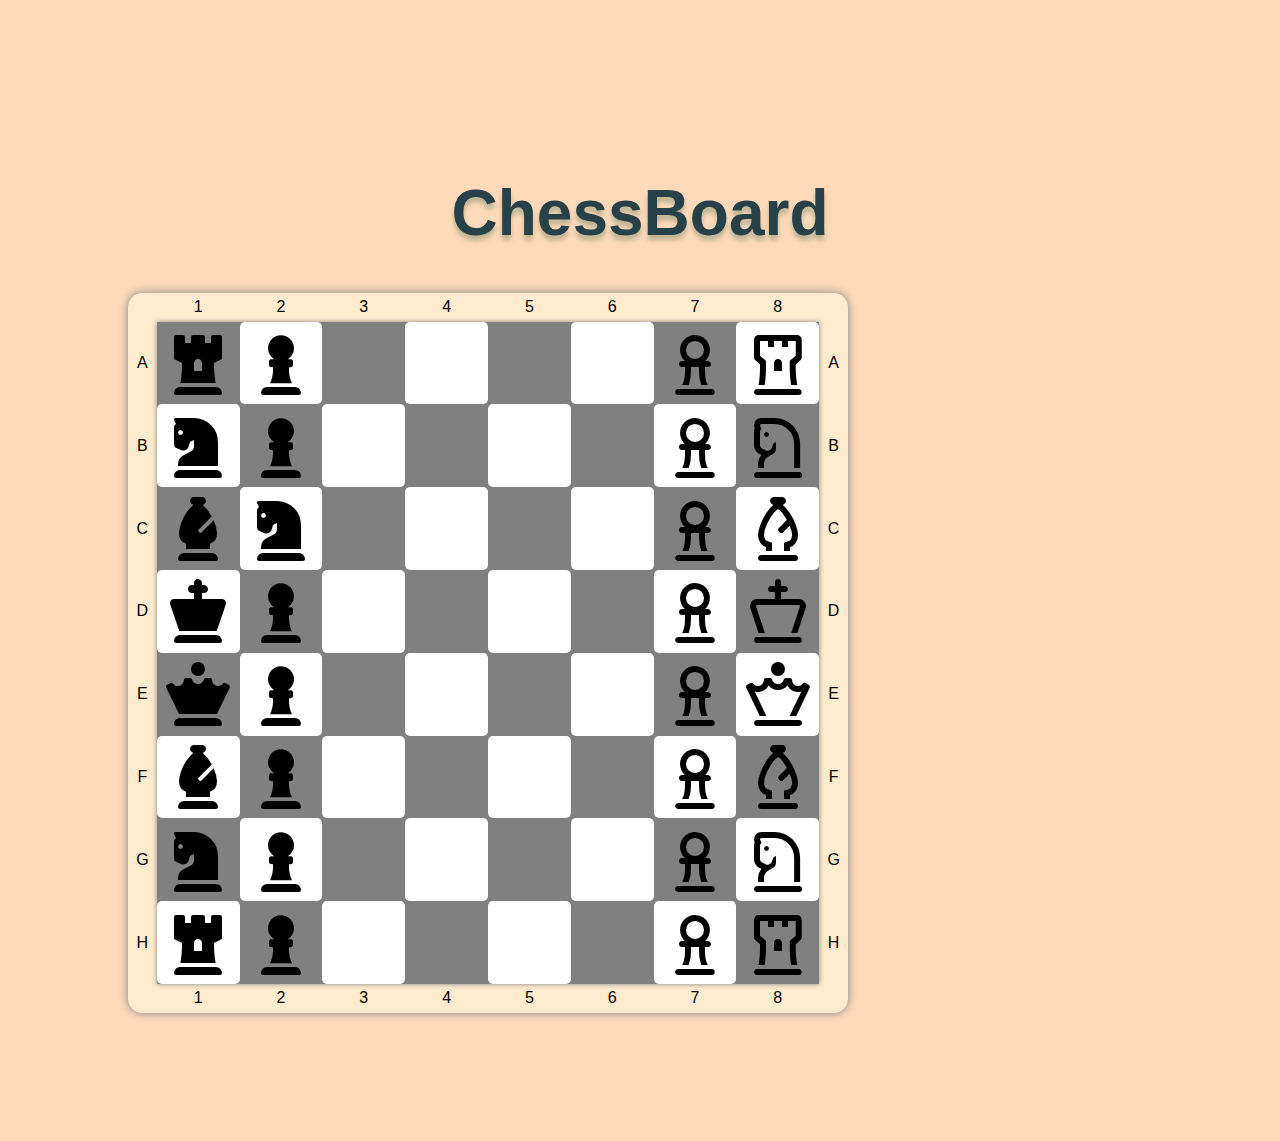
<file: 01_Chessboard/index.html>
<!DOCTYPE html>
<html lang="en">
<head>
    <meta charset="UTF-8">
    <meta name="viewport" content="width=device-width, initial-scale=1.0">
    <title>Chess Board</title>
    <link rel="stylesheet" href="style.css">
    <link rel="stylesheet" href="https://cdnjs.cloudflare.com/ajax/libs/font-awesome/6.0.0-beta3/css/all.min.css">
</head>
<body>
<main>

    <h1>ChessBoard</h1>
    
    <div class="board">
        <div class="filler-square"></div>
        <div class="row-id">
            <div class="centered">1</div>
            <div class="centered">2</div>
            <div class="centered">3</div>
            <div class="centered">4</div>
            <div class="centered">5</div>
            <div class="centered">6</div>
            <div class="centered">7</div>
            <div class="centered">8</div>
        </div>
        <div class="filler-square"></div>

        <div class="coloumn-id">
            <div class="centered">A</div>
            <div class="centered">B</div>
            <div class="centered">C</div>
            <div class="centered">D</div>
            <div class="centered">E</div>
            <div class="centered">F</div>
            <div class="centered">G</div>
            <div class="centered">H</div>
        </div>



        <div class="cells">
            <div class="black"><i id="#" class="fa-solid fa-chess-rook"></i></div>
            <div class="white"><i id="#" class="fa-solid fa-chess-pawn"></i></div>
            <div class="black"><i id="#" class=""></i></div>
            <div class="white"><i id="#" class=""></i></div>
            <div class="black"><i id="#" class=""></i></div>
            <div class="white"><i id="#" class=""></i></div>
            <div class="black"><i id="#" class="fa-regular fa-chess-pawn"></i></div>
            <div class="white"><i id="#" class="fa-regular fa-chess-rook"></i></div>
            
            <div class="white"><i id="#" class="fa-solid fa-chess-knight"></i></div>
            <div class="black"><i id="#" class="fa-solid fa-chess-pawn"></i></div>
            <div class="white"><i id="#" class=""></i></div>
            <div class="black"><i id="#" class=""></i></div>
            <div class="white"><i id="#" class=""></i></div>
            <div class="black"><i id="#" class=""></i></div>
            <div class="white"><i id="#" class="fa-regular fa-chess-pawn"></i></div>
            <div class="black"><i id="#" class="fa-regular fa-chess-knight"></i></div>
            
            <div class="black"><i id="#" class="fa-solid fa-chess-bishop"></i></div>
            <div class="white"><i id="#" class="fa-solid fa-chess-knight"></i></div>
            <div class="black"><i id="#" class=""></i></div>
            <div class="white"><i id="#" class=""></i></div>
            <div class="black"><i id="#" class=""></i></div>
            <div class="white"><i id="#" class=""></i></div>
            <div class="black"><i id="#" class="fa-regular fa-chess-pawn"></i></div>
            <div class="white"><i id="#" class="fa-regular fa-chess-bishop"></i></div>
            
            <div class="white"><i id="#" class="fa-solid fa-chess-king"></i></div>
            <div class="black"><i id="#" class="fa-solid fa-chess-pawn"></i></div>
            <div class="white"><i id="#" class=""></i></div>
            <div class="black"><i id="#" class=""></i></div>
            <div class="white"><i id="#" class=""></i></div>
            <div class="black"><i id="#" class=""></i></div>
            <div class="white"><i id="#" class="fa-regular fa-chess-pawn"></i></div>
            <div class="black"><i id="#" class="fa-regular fa-chess-king"></i></div>
            
            <div class="black"><i id="#" class="fa-solid fa-chess-queen"></i></div>
            <div class="white"><i id="#" class="fa-solid fa-chess-pawn"></i></div>
            <div class="black"><i id="#" class=""></i></div>
            <div class="white"><i id="#" class=""></i></div>
            <div class="black"><i id="#" class=""></i></div>
            <div class="white"><i id="#" class=""></i></div>
            <div class="black"><i id="#" class="fa-regular fa-chess-pawn"></i></div>
            <div class="white"><i id="#" class="fa-regular fa-chess-queen"></i></div>
            
            <div class="white"><i id="#" class="fa-solid fa-chess-bishop"></i></div>
            <div class="black"><i id="#" class="fa-solid fa-chess-pawn"></i></div>
            <div class="white"><i id="#" class=""></i></div>
            <div class="black"><i id="#" class=""></i></div>
            <div class="white"><i id="#" class=""></i></div>
            <div class="black"><i id="#" class=""></i></div>
            <div class="white"><i id="#" class="fa-regular fa-chess-pawn"></i></div>
            <div class="black"><i id="#" class="fa-regular fa-chess-bishop"></i></div>
            
            <div class="black"><i id="#" class="fa-solid fa-chess-knight"></i></div>
            <div class="white"><i id="#" class="fa-solid fa-chess-pawn"></i></div>
            <div class="black"><i id="#" class=""></i></div>
            <div class="white"><i id="#" class=""></i></div>
            <div class="black"><i id="#" class=""></i></div>
            <div class="white"><i id="#" class=""></i></div>
            <div class="black"><i id="#" class="fa-regular fa-chess-pawn"></i></div>
            <div class="white"><i id="#" class="fa-regular fa-chess-knight"></i></div>
            
            <div class="white"><i id="#" class="fa-solid fa-chess-rook"></i></div>
            <div class="black"><i id="#" class="fa-solid fa-chess-pawn"></i></div>
            <div class="white"><i id="#" class=""></i></div>
            <div class="black"><i id="#" class=""></i></div>
            <div class="white"><i id="#" class=""></i></div>
            <div class="black"><i id="#" class=""></i></div>
            <div class="white"><i id="#" class="fa-regular fa-chess-pawn"></i></div>
            <div class="black"><i id="#" class="fa-regular fa-chess-rook"></i></div>
        </div>



        <div class="coloumn-id">
            <div class="centered">A</div>
            <div class="centered">B</div>
            <div class="centered">C</div>
            <div class="centered">D</div>
            <div class="centered">E</div>
            <div class="centered">F</div>
            <div class="centered">G</div>
            <div class="centered">H</div>
        </div>

        <div class="filler-square"></div>
        <div class="row-id">
            <div class="centered">1</div>
            <div class="centered">2</div>
            <div class="centered">3</div>
            <div class="centered">4</div>
            <div class="centered">5</div>
            <div class="centered">6</div>
            <div class="centered">7</div>
            <div class="centered">8</div>
        </div>
        <div class="filler-square"></div>
    </div>
</main>
</body>
</html>
</file>
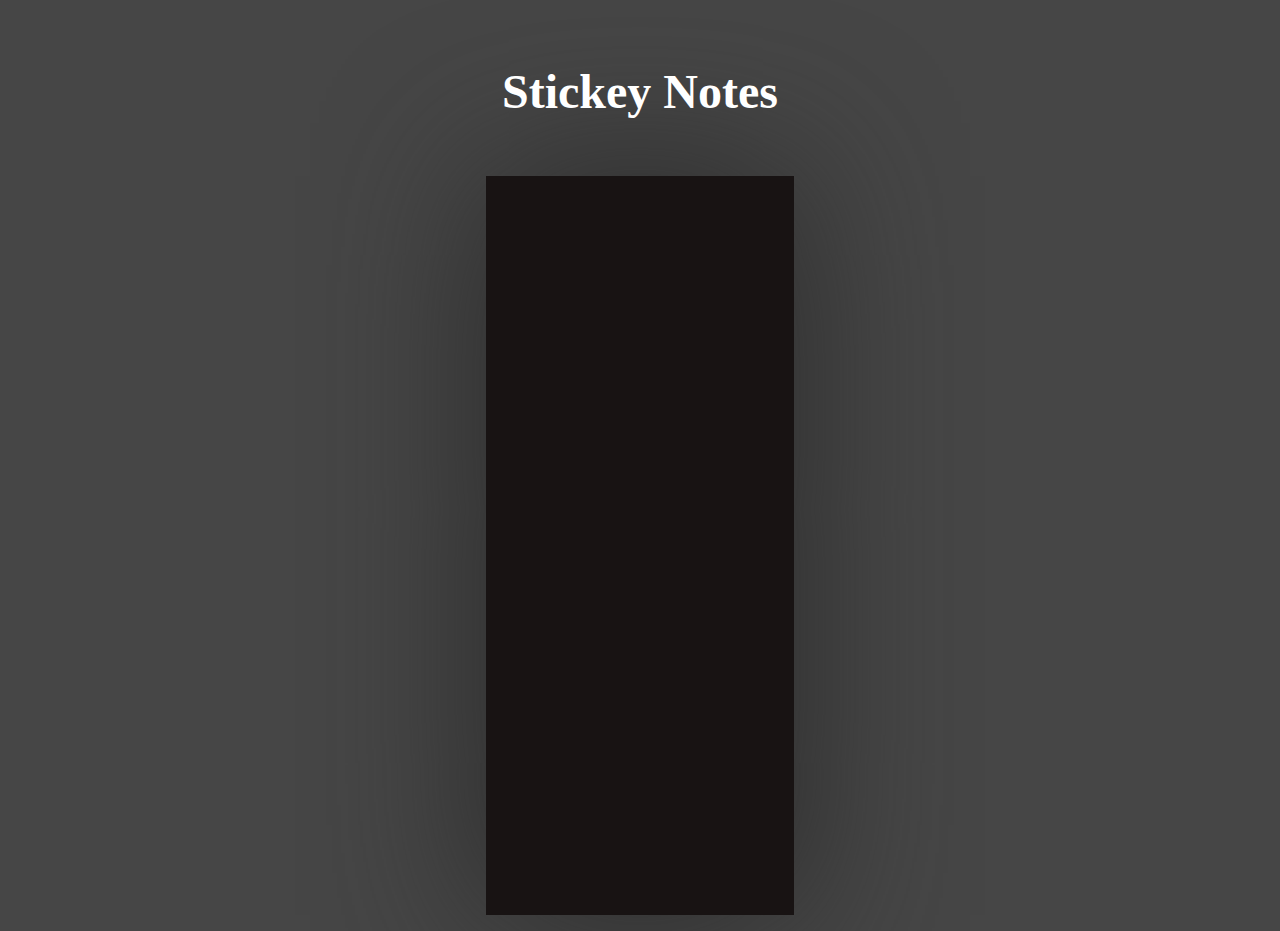
<file: 05_StickyNotes/index.html>
<!DOCTYPE html>
<html lang="en">
    <head>
        <meta charset="UTF-8">
        <meta name="viewport" content="width=device-width, initial-scale=1.0">
        <link rel="stylesheet" href="style.css">
        <title>Stickey Notes</title>
    </head>
    <body>
        <div class="page">
            <h1>Stickey Notes</h1>
            <div id="note-board">
                
            </div>
            <div class="note-pad-container">
                <div id="note-pad">
                    <textarea id="note-input" placeholder="New Note"></textarea>
                    <button id="add-note">+</button>
                </div>
            </div>
        </div>
    </body>
    <script src="script.js"></script>
</html>
</file>
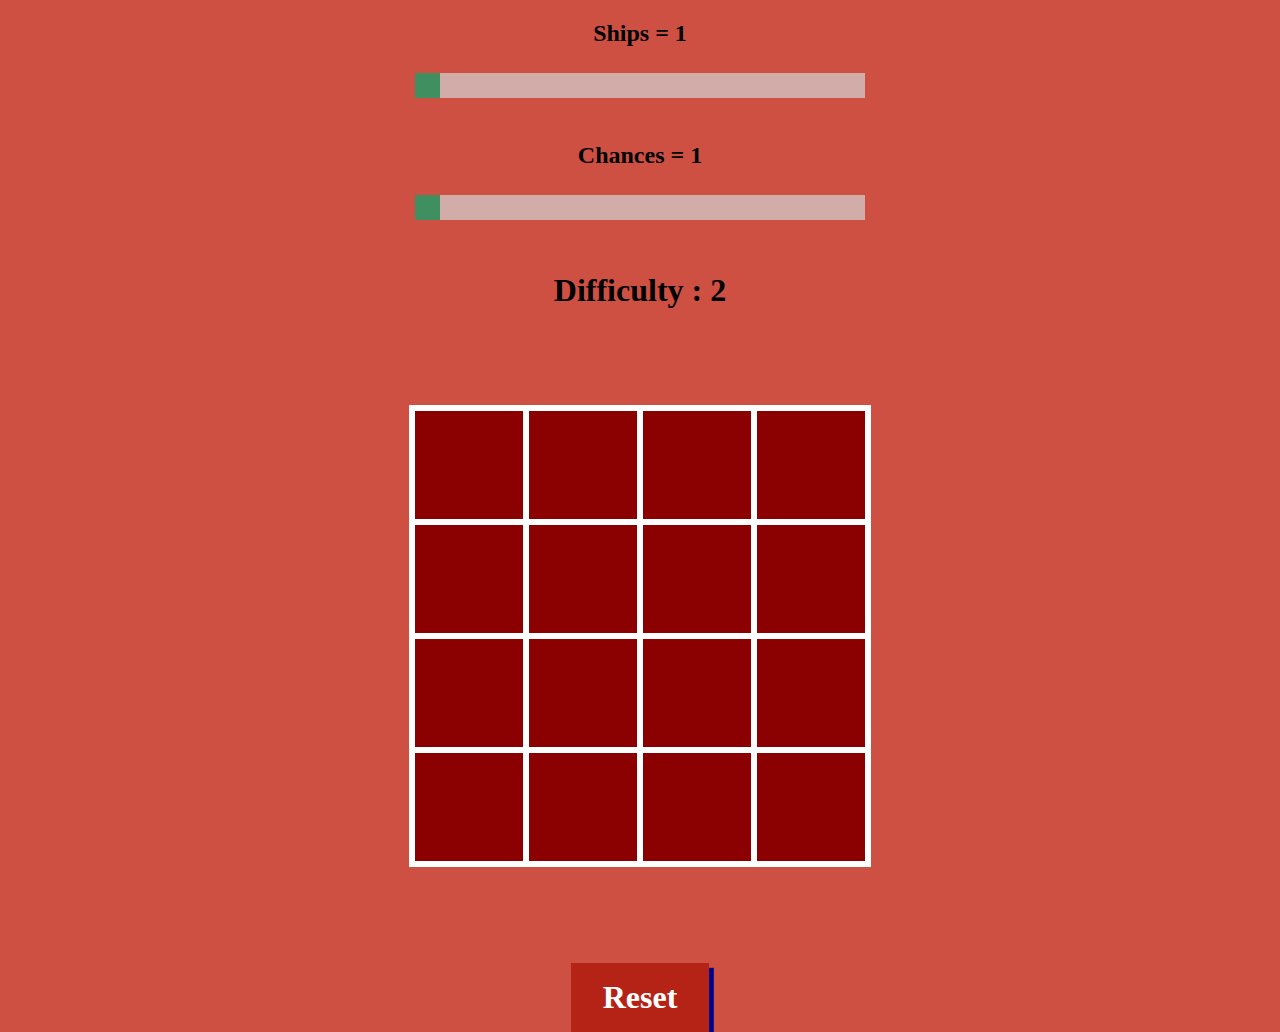
<file: 06_Battleship/index.html>
<!DOCTYPE html>
<html lang="en">
<head>
    <meta charset="UTF-8">
    <link rel="stylesheet" href="style.css"> 
    <meta name="viewport" content="width=device-width, initial-scale=1.0">
    <title>Battleship</title>
</head>
<body>
	<div class="page">
		<h1>Battleship</h1>
		<p id="cards-info">Ships</p>
		<input type="range" min="1" max="16" class="slider" id="cards"></input>
		<br>
		<p id="chances-info">Chance</p>
		<input type="range" min="1" max="16" class="slider" id="chances"></input>
		<br>
		<p id="level"></p>
		<div class="board">
			<div class="cell"></div>
			<div class="cell"></div>
			<div class="cell"></div>
			<div class="cell"></div>

			<div class="cell"></div>
			<div class="cell"></div>
			<div class="cell"></div>
			<div class="cell"></div>
		
			<div class="cell"></div>
			<div class="cell"></div>
			<div class="cell"></div>
			<div class="cell"></div>
		
			<div class="cell"></div>
			<div class="cell"></div>
			<div class="cell"></div>
			<div class="cell"></div>
		</div>
		<dialog id="dialog"> <h1 id="message"></h1> <button id="close">[x] close</button> </dialog>
		<button id="Reset">Reset</button>
	</div>
</body>
<script src="script.js"></script>
</html>
</file>
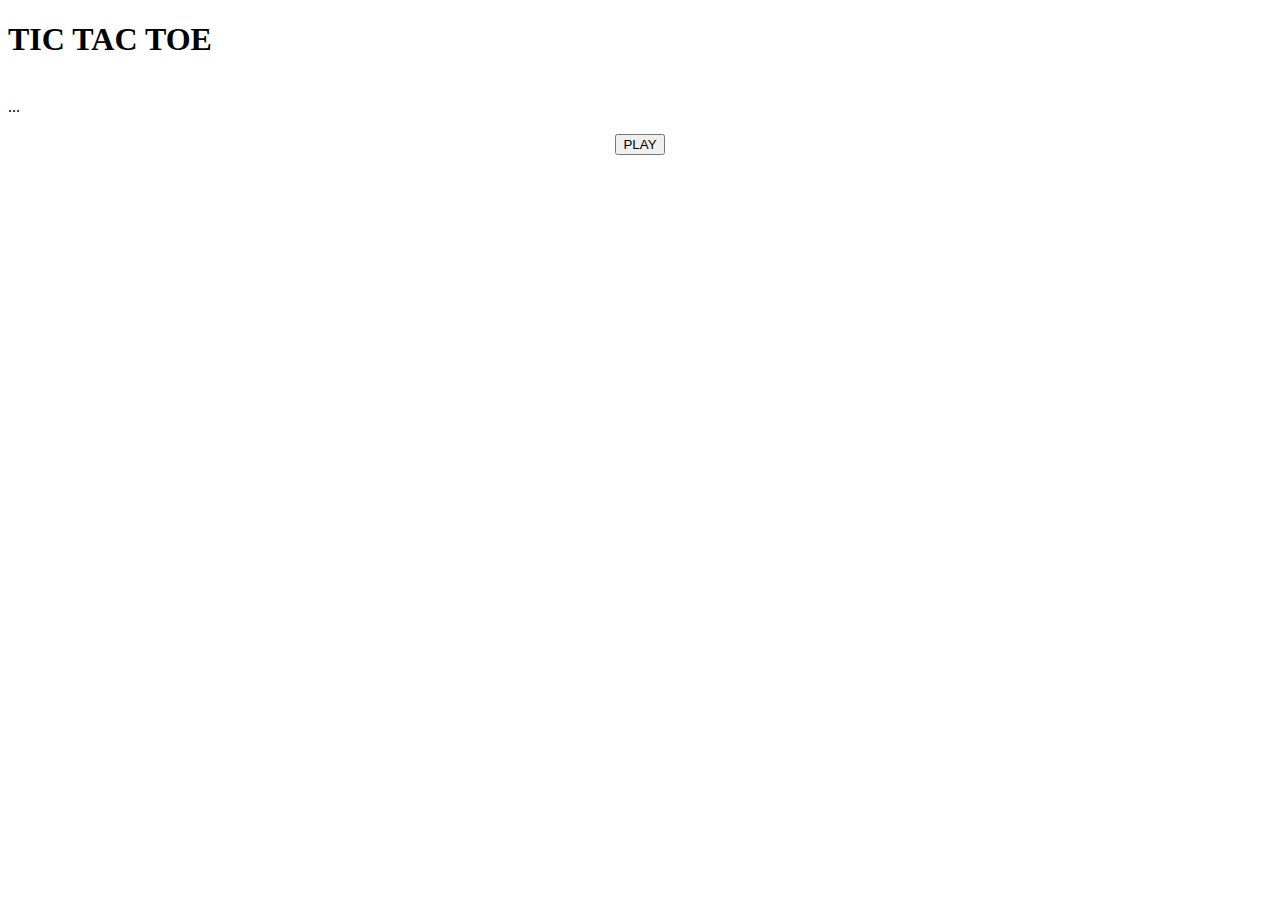
<file: 07_TicTacToe/index.html>
<!DOCTYPE html>
<html lang="en">
<head>
    <meta charset="UTF-8">
    <meta name="viewport" content="width=device-width, initial-scale=1.0">
    <title>TIC TAC TOE</title>
</head>
<body>
	<div class="page">
		<h1>TIC TAC TOE</h1>
		<br>
		<span id="game-status" >...</span>
		<div class="board">
			<div class="cell"></div>
			<div class="cell"></div>
			<div class="cell"></div>
			<div class="cell"></div>
			<div class="cell"></div>
			<div class="cell"></div>
			<div class="cell"></div>
			<div class="cell"></div>
			<div class="cell"></div>
		</div>
		<div align = "center">
			<br>
			<button id="play">PLAY</button>
		</div>
	</div>
</body>
</file>
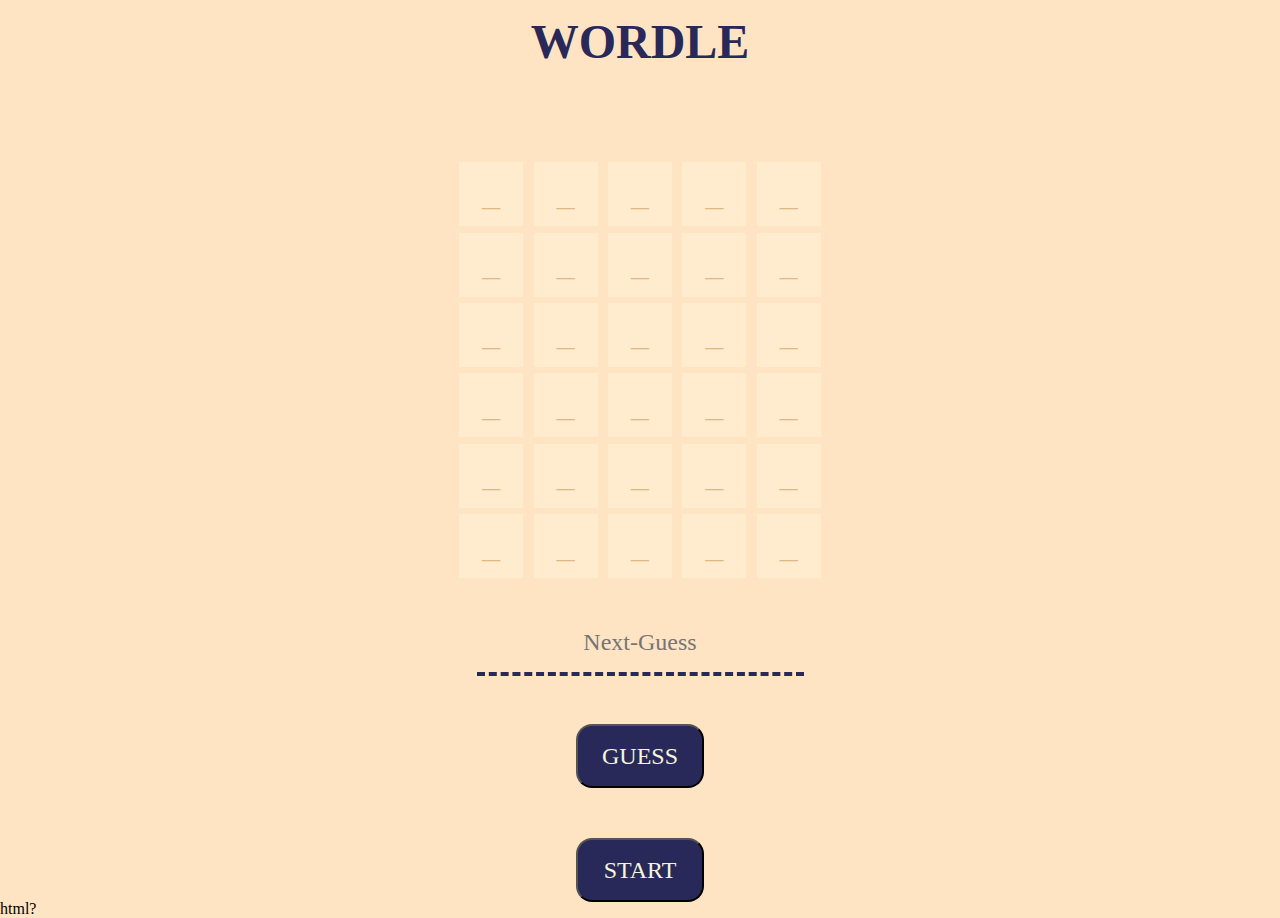
<file: 08_Wordle/index.html>
<!DOCTYPE html>
<html lang="en">
<head>
    <meta charset="UTF-8">
    <link rel="stylesheet" href="style.css">  
    <meta name="viewport" content="width=device-width, initial-scale=1.0">
    <title>WORDLE</title>
</head>
<body>
	<div class="page">
		<h1>WORDLE</h1>
		<h2 id="max-score"></h2>
		<br>
		<div class="guesses">
			<div id="guess-1" class="guess">
				<cell class="letter"></cell>
				<cell class="letter"></cell>
				<cell class="letter"></cell>
				<cell class="letter"></cell>
				<cell class="letter"></cell>
			</div>
			<div id="guess-2" class="guess">
				<cell class="letter"></cell>
				<cell class="letter"></cell>
				<cell class="letter"></cell>
				<cell class="letter"></cell>
				<cell class="letter"></cell>
			</div>
			<div id="guess-3" class="guess">
				<cell class="letter"></cell>
				<cell class="letter"></cell>
				<cell class="letter"></cell>
				<cell class="letter"></cell>
				<cell class="letter"></cell>
			</div>
			<div id="guess-4" class="guess">
				<cell class="letter"></cell>
				<cell class="letter"></cell>
				<cell class="letter"></cell>
				<cell class="letter"></cell>
				<cell class="letter"></cell>
			</div>
			<div id="guess-5" class="guess">
				<cell class="letter"></cell>
				<cell class="letter"></cell>
				<cell class="letter"></cell>
				<cell class="letter"></cell>
				<cell class="letter"></cell>
			</div>
			<div id="guess-6" class="guess">
				<cell class="letter"></cell>
				<cell class="letter"></cell>
				<cell class="letter"></cell>
				<cell class="letter"></cell>
				<cell class="letter"></cell>
			</div>
		</div>
		<div align="center">
			<input id="new-guess" placeholder="Next-Guess">
			</input>
			<br>
			<div id="scope">
				<button id="guess"> GUESS </button>
				<h1 id="win"> YOU-WIN!</h1>
				<h1 id="lose"> YOU-LOSE!</h1>
			</div>
			<br>
			<button id="start"> START </button>
		</div>
	</div>
</body>
<script src="script.js"></script>
</html>html?
</file>
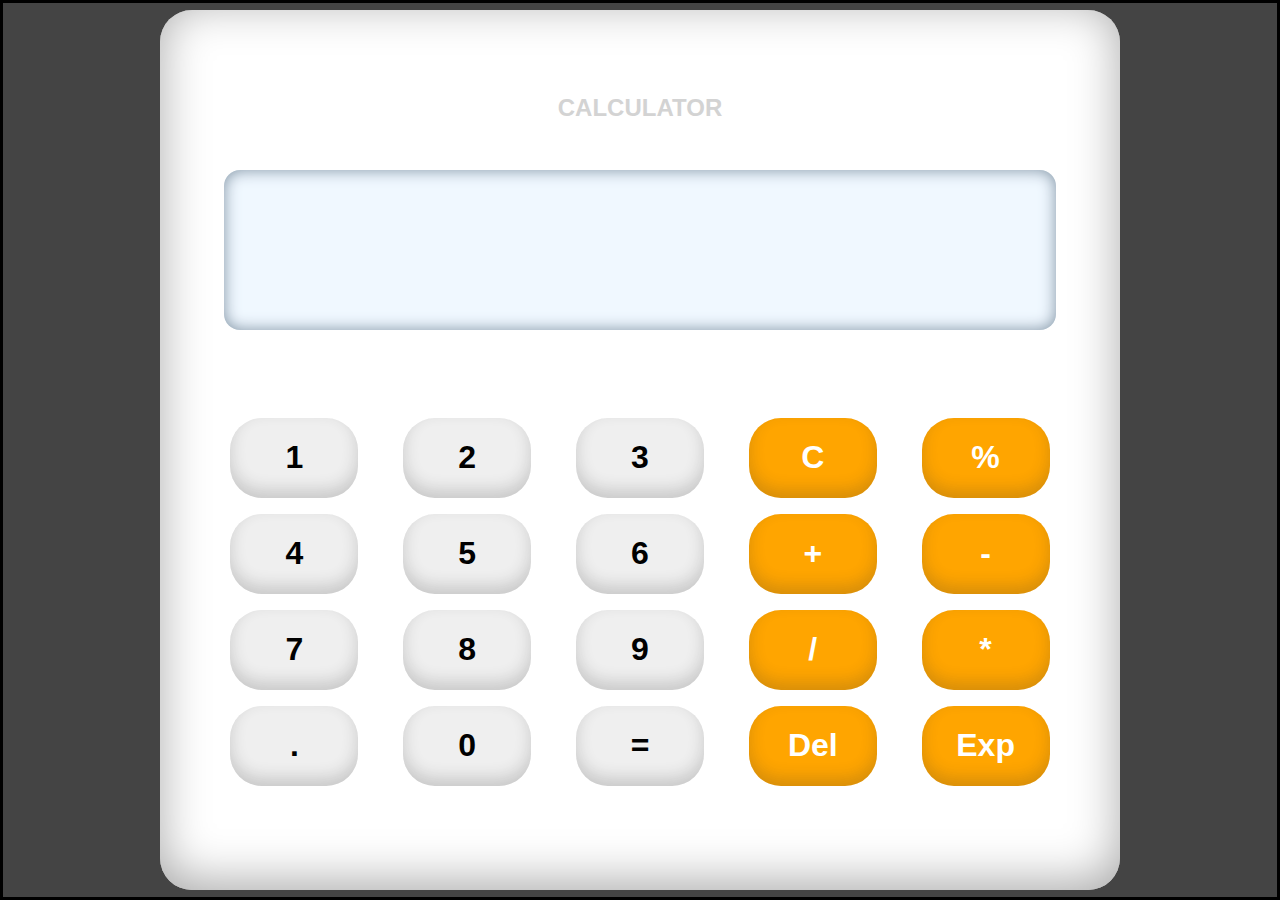
<file: 09_Calculator/index.html>
<!DOCTYPE html>
<html lang="en">
	<head>
		<meta charset="UTF-8">
		<meta name="viewport" content="width=device-width, initial-scale=1.0">  
		<link rel="stylesheet" href="style.css">
		<link rel="stylesheet" href="https://cdnjs.cloudflare.com/ajax/libs/font-awesome/6.0.0-beta3/css/all.min.css">
		<link rel="preconnect" href="https://fonts.googleapis.com">
        <link rel="preconnect" href="https://fonts.gstatic.com" crossorigin>
        <link href="https://fonts.googleapis.com/css2?family=Handjet:wght@100..900&display=swap" rel="stylesheet">
        <title>Calculator</title>
	</head>
	<body>
		<div id="page">
			<div id="tool">
                <h2>CALCULATOR</h2>
				<div id="display" contenteditable="true"></div>
				<div id="buttons">
                    <!-- <button id="history-button">Load History</button> -->
                </div>
			</div>
		</div>
	</body>
	<script type="module" src="https://md-block.verou.me/md-block.js"></script>
	<script src="script.js"></script>
</html>
</file>
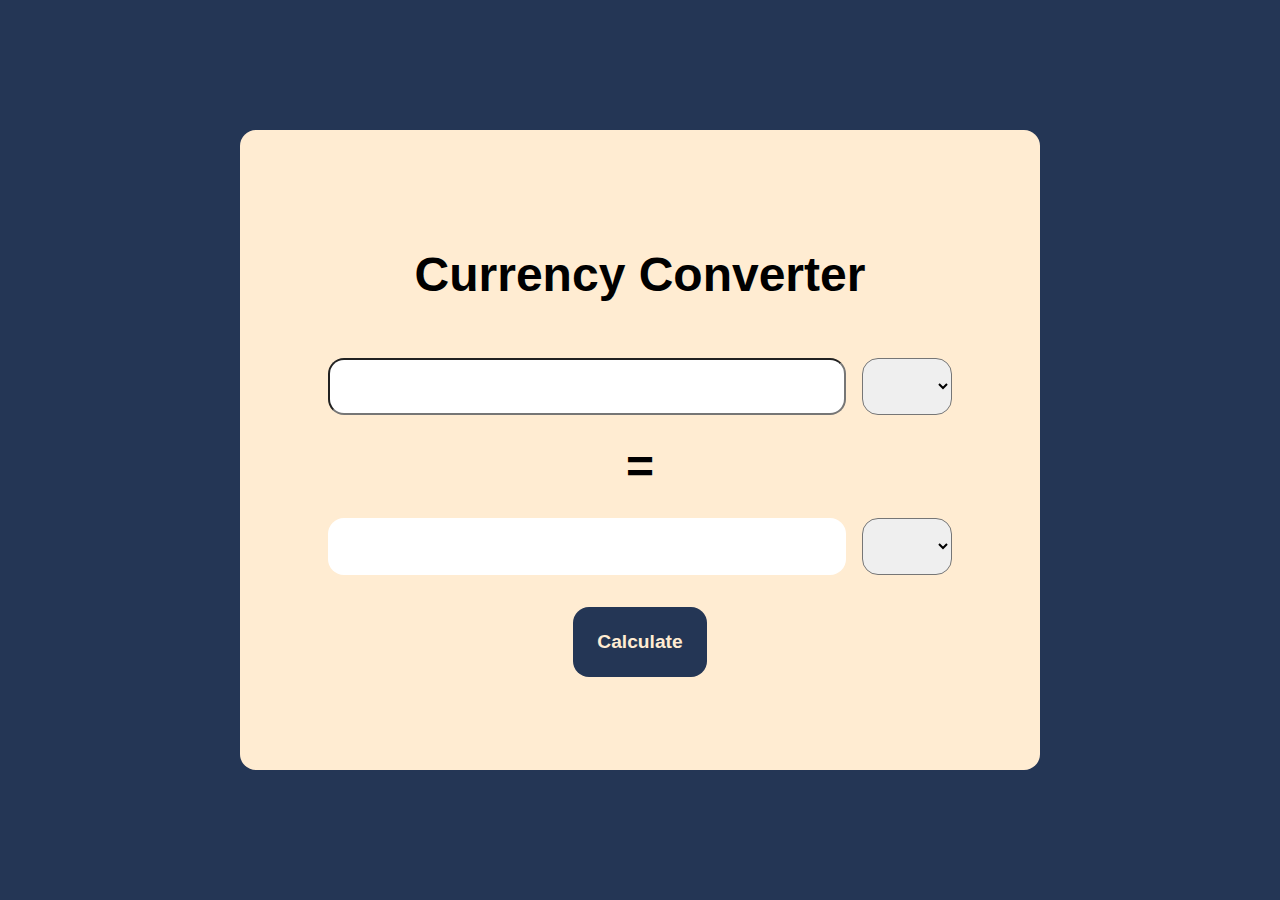
<file: 10_CurrencyConverter/index.html>
<!DOCTYPE html>
<html lang="en">
    <head>
        <meta charset="UTF-8">
        <meta name="viewport" content="width=device-width, initial-scale=1.0">
        <link rel="stylesheet" href="style.css">
        <title>Currency Converter</title>
    </head>
    <body>
        <div id="tool">
            <h1>Currency Converter</h1>
            <div class="container">
                <input type="text" id="countryOneAmount">
                <select id="countryOne"></select>
            </div>
            <span id="equal">
                =
            </span>
            <div class="container">
                <div type="text" id="countryTwoAmount"></div>
                <select id="countryTwo">

                </select>
            </div>
            <button id="calculate">Calculate</button>
    </body>
    <script src="script.js"></script>
</html>
</file>
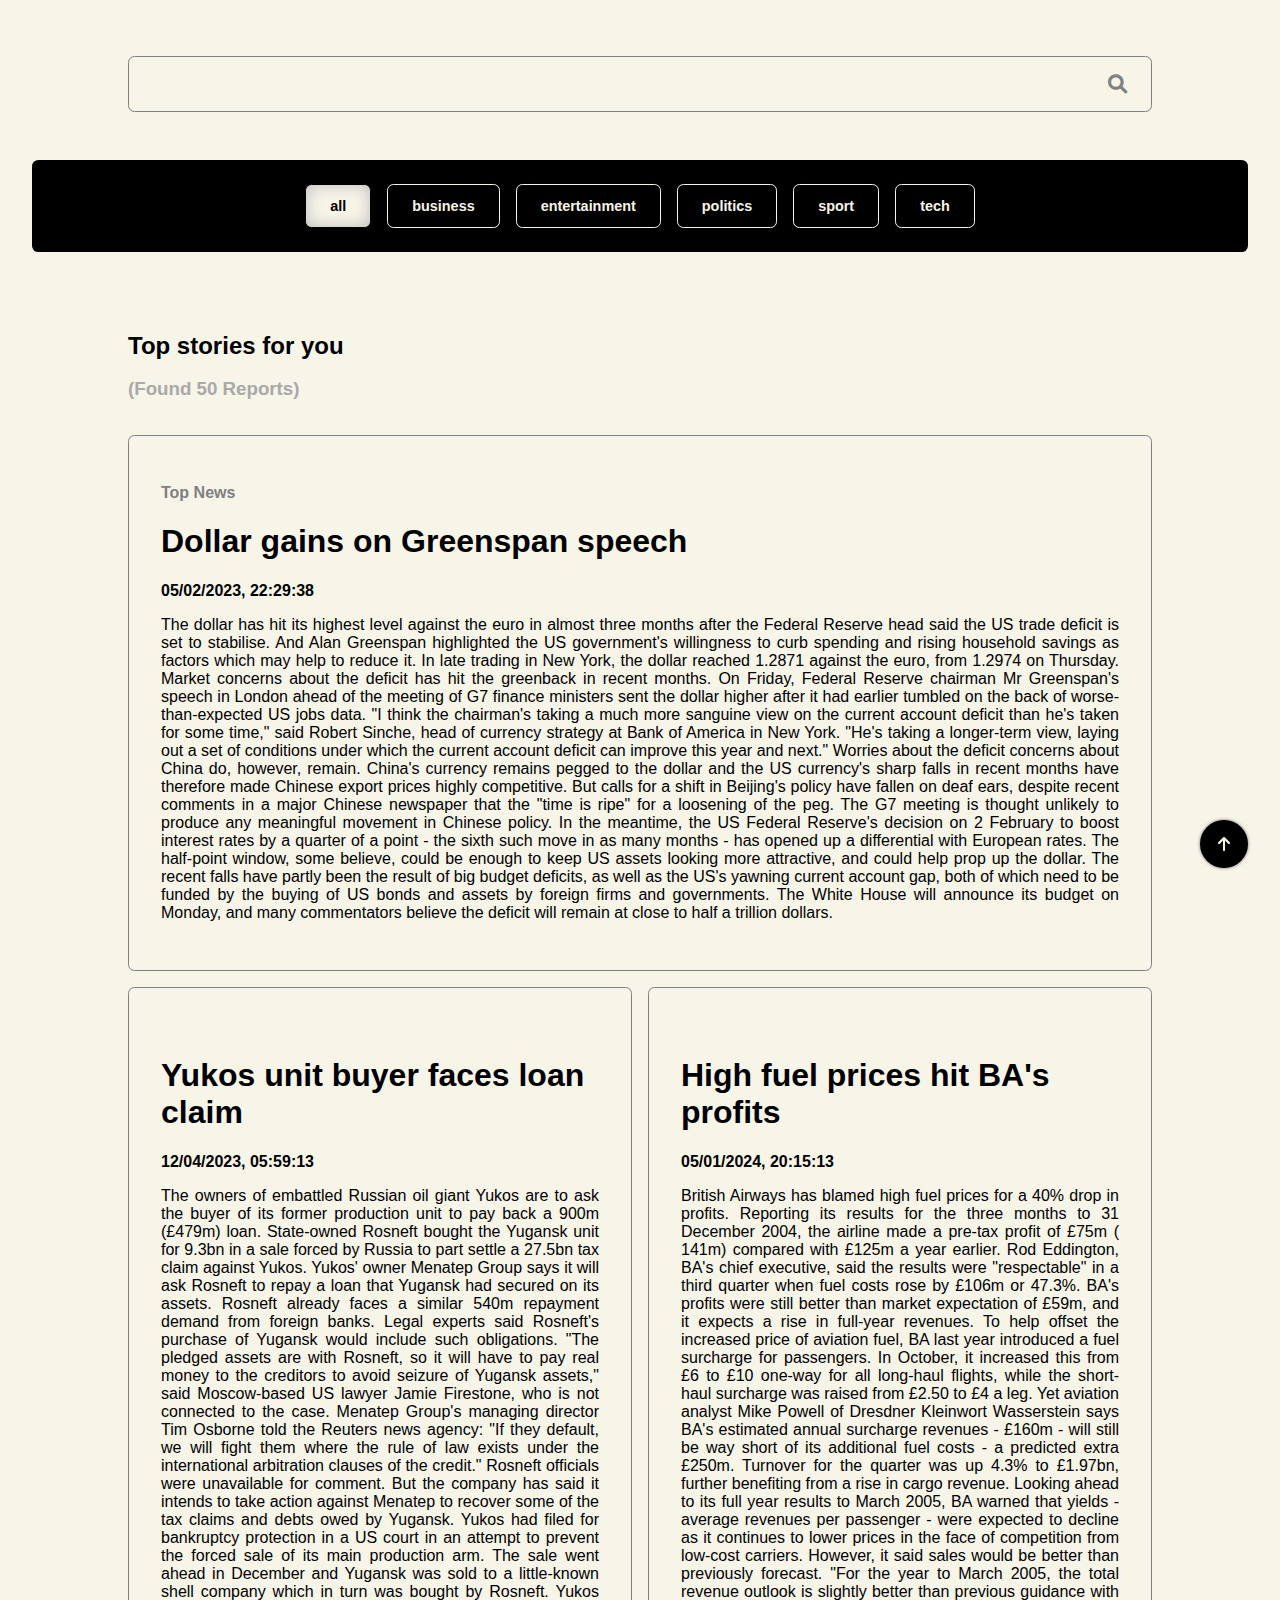
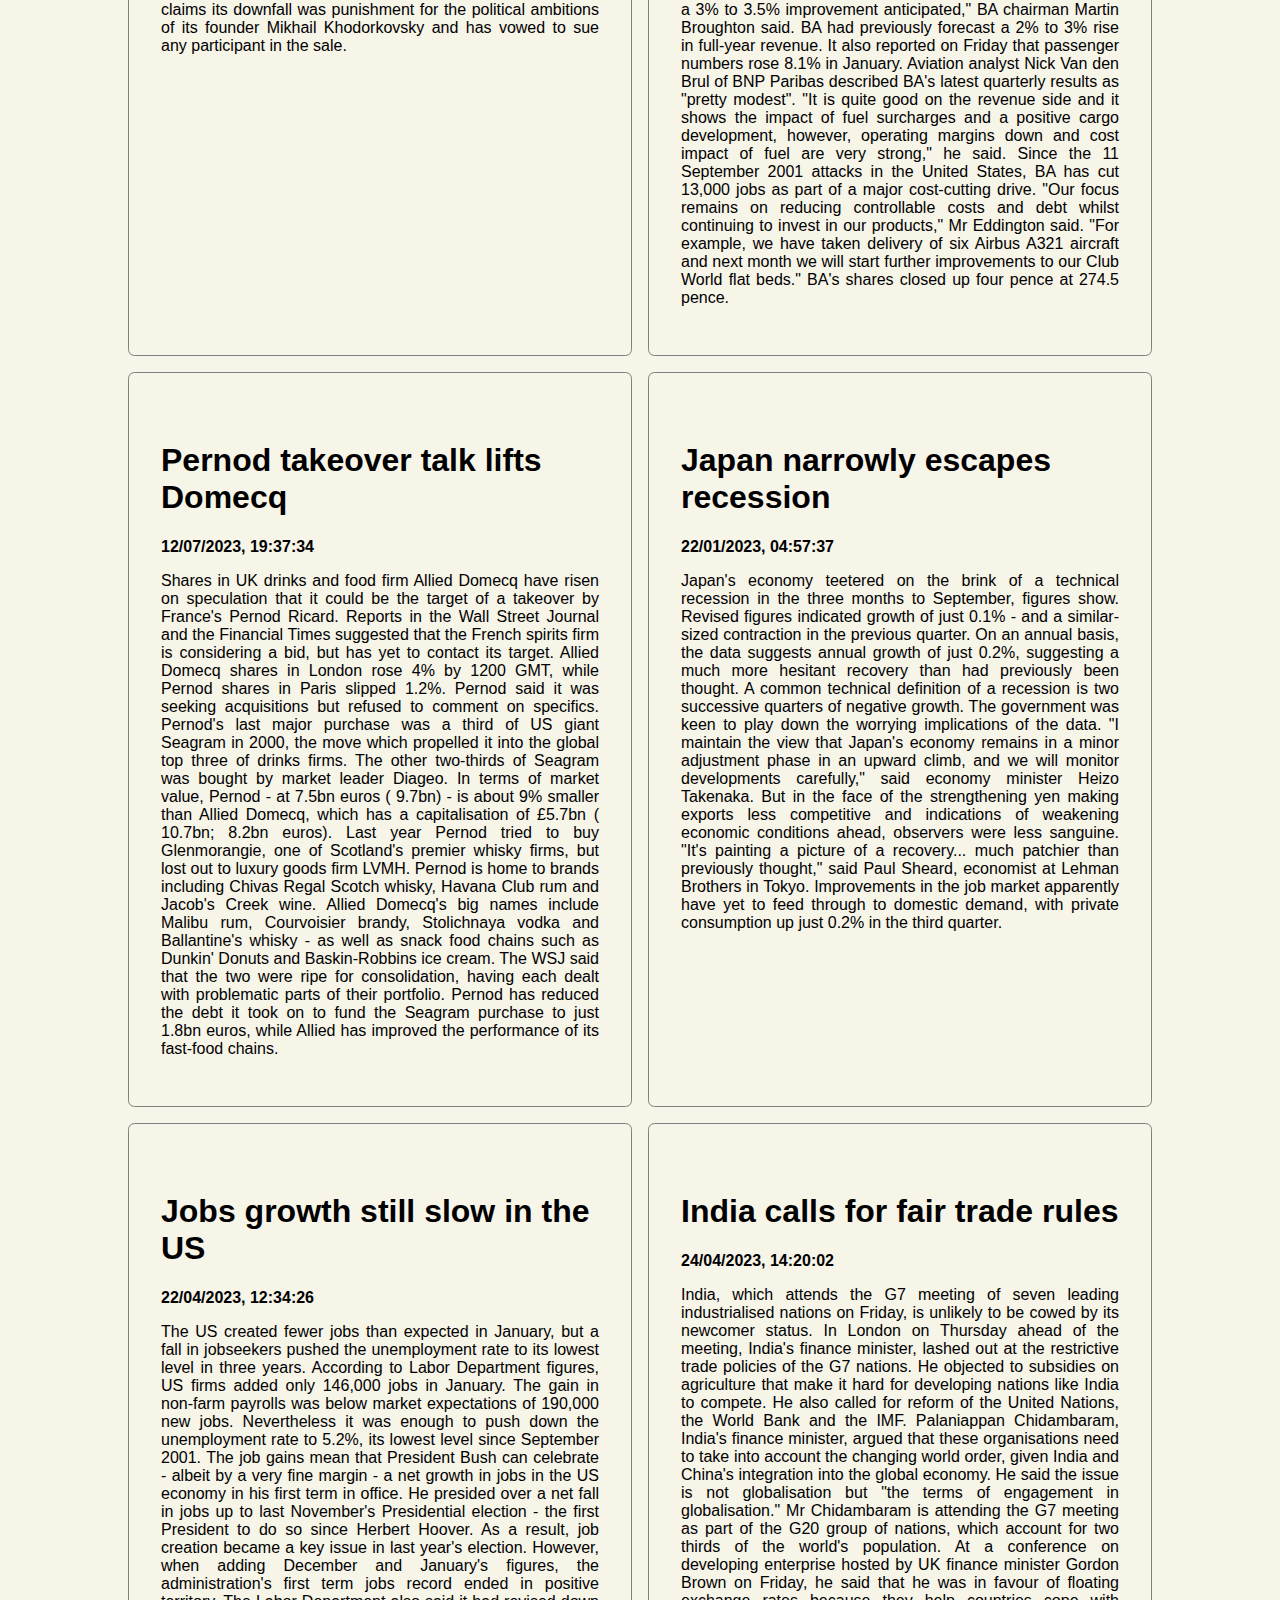
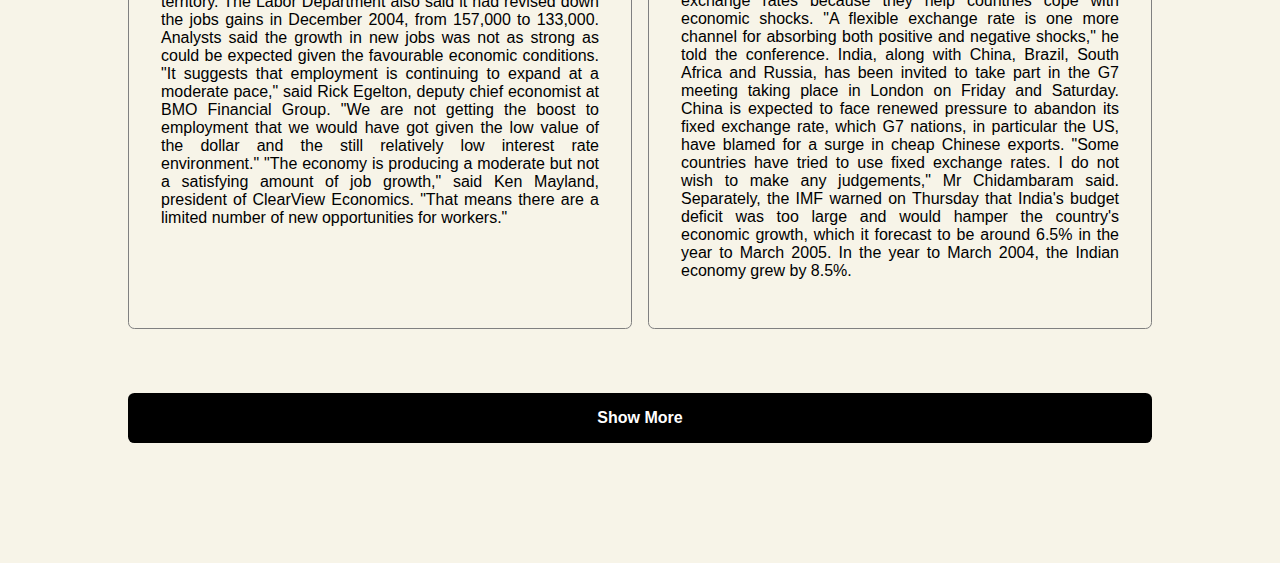
<file: 11_NewsExplorer/index.html>
<!DOCTYPE html>
<html lang="en">
	<head>
		<meta charset="UTF-8">
		<meta name="viewport" content="width=device-width, initial-scale=1.0">  
        <link rel="stylesheet" href="style.css">
		<link rel="stylesheet" href="https://cdnjs.cloudflare.com/ajax/libs/font-awesome/6.0.0-beta3/css/all.min.css">
		<title>Document</title>
	</head>
	<body>
		<a href="#search-box" id="home"><i class="fa-solid fa-arrow-up" id="search-button"></i></a>
		<div id="page">
			<div id="search-box">
				<input type="text" id="search-text">
				<i class="fa-solid fa-search" id="search-button"></i>
			</div>
			<div id="categories-bar">

			</div>
			<h2 id="title-info">Top stories for you</h2>
			<h3 id="results-info">0</h3>
			<div id="board">

			</div>
			<button id="show-more">Show More</button>
		</div>
	</body>
	<script src="script.js"></script>
</html>
</file>
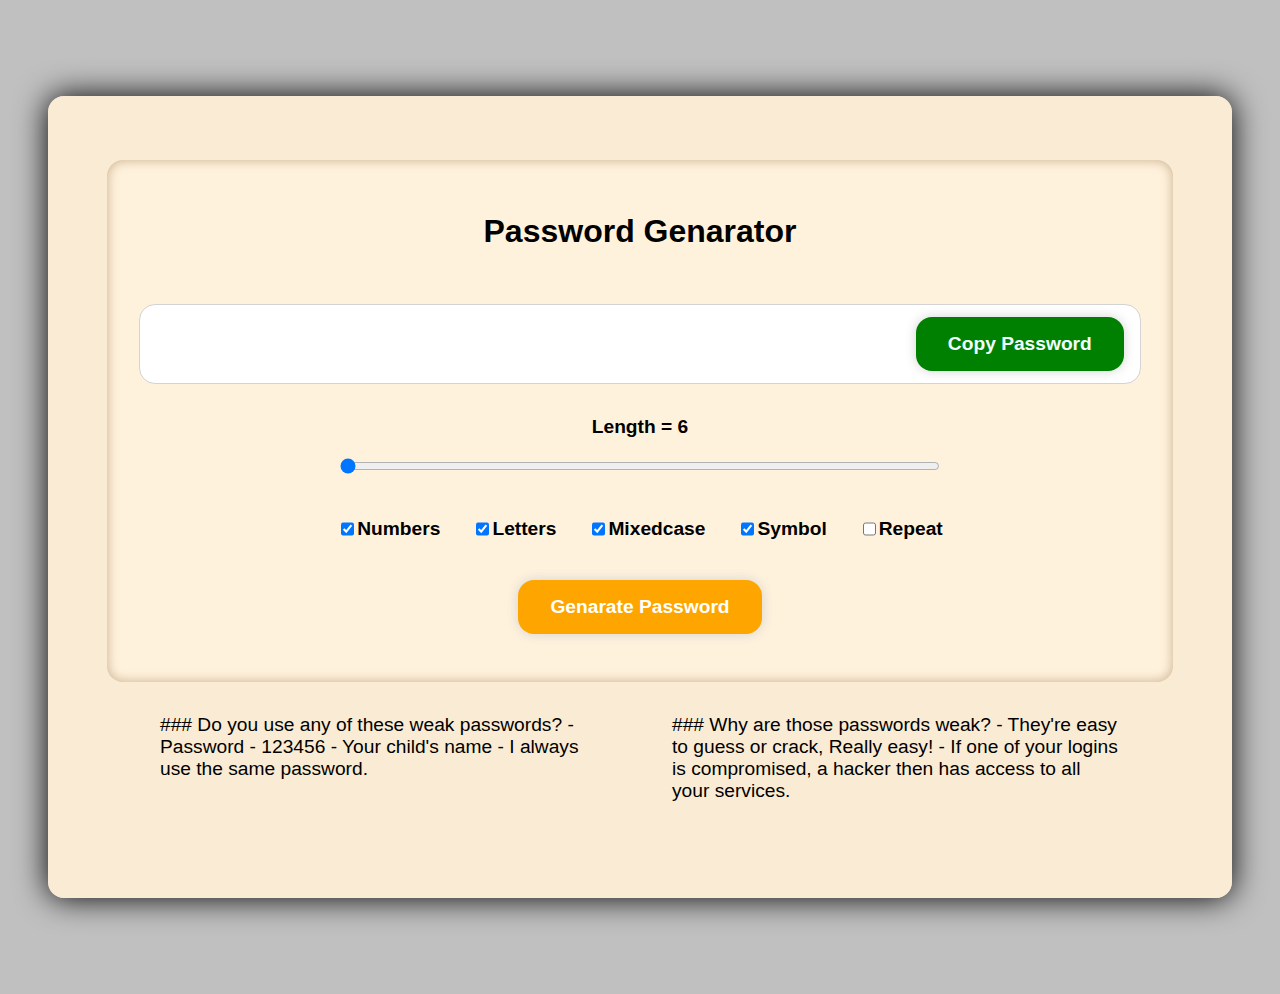
<file: 12_PasswordGenerator/index.html>
<!DOCTYPE html>
<html lang="en">
	<head>
		<meta charset="UTF-8">
		<meta name="viewport" content="width=device-width, initial-scale=1.0">  
        <link rel="stylesheet" href="style.css">
		<link rel="stylesheet" href="https://cdnjs.cloudflare.com/ajax/libs/font-awesome/6.0.0-beta3/css/all.min.css">
		<title>Password Genarator</title>
	</head>
	<body>
		<div id="page">
			<div id="tool">
				<h1> Password Genarator</h1>
				<div id="password-container">
					<div id="password"></div>
					<button id="copy">Copy Password</button>
				</div>
				<span>Length = <span id="length">6</span></span><br><input type="range" id="length-slider" min="6" max="64" value="6"><br>
				<div id="checklist">
					<span class="rule"><input type="checkbox" id="number" checked>Numbers</span>
					<span class="rule"><input type="checkbox" id="letter"  checked>Letters</span>
					<span class="rule"><input type="checkbox" id="case"  checked>Mixedcase</span>
					<span class="rule"><input type="checkbox" id="symbol"  checked>Symbol</span>
					<span class="rule"><input type="checkbox" id="repeat">Repeat</span>
				</div>
				<button id="genarate">Genarate Password</button>
			</div>
			
			<div id="info-block">
				<md-block>
					### Do you use any of these weak passwords?
					- Password
					- 123456
					- Your child's name
					- I always use the same password.
				</md-block>		
				<md-block>
					### Why are those passwords weak?
					- They're easy to guess or crack, Really easy!
					- If one of your logins is
					compromised, a hacker then has
					access to all your services.
				</md-block>
			</div>
		</div>
	</body>
	<script type="module" src="https://md-block.verou.me/md-block.js"></script>
	<script src="script.js"></script>
</html>
</file>
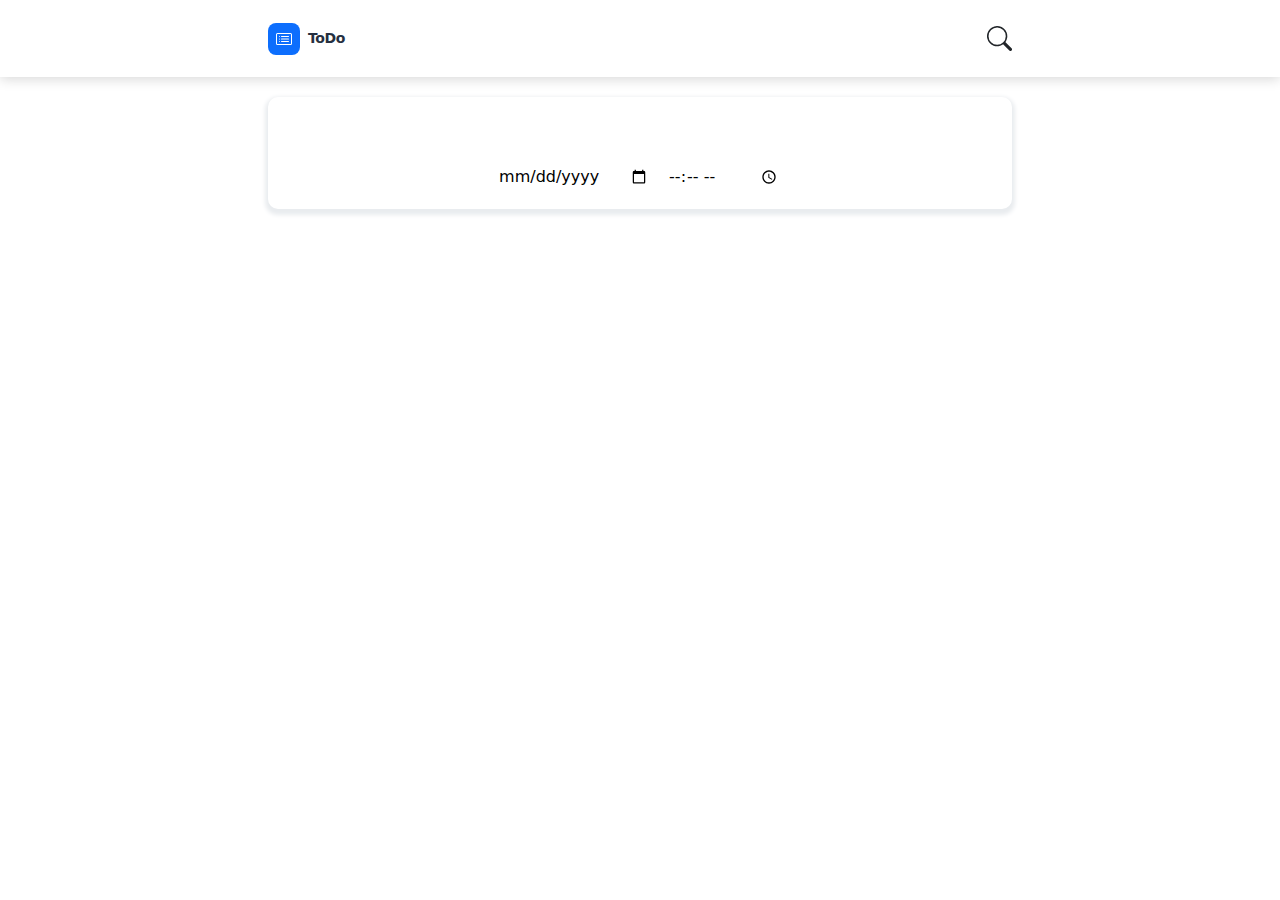
<file: 13_Todo/index.html>
<!DOCTYPE html>
<html data-bs-theme="light" lang="en">

<head>
    <meta charset="utf-8">
    <meta name="viewport" content="width=device-width, initial-scale=1.0, shrink-to-fit=no">
    <title>13_ToDo</title>
    <link rel="stylesheet" href="assets/bootstrap/css/bootstrap.min.css">
    <link rel="stylesheet" href="assets/css/Navbar-Right-Links-icons.css">
    <link rel="stylesheet" href="assets/css/Soft-UI-Aside-Navbar.css">
    <link rel="stylesheet" href="assets/css/styles.css">
</head>

<body style="position: static;text-align: center;">
    <header>
        <nav class="navbar navbar-expand-md bg-body py-3" style="padding: 0% 20%;width: 100%;">
            <div class="container"><a class="navbar-brand d-flex align-items-center" href="#"><span class="bs-icon-sm bs-icon-rounded bs-icon-primary d-flex justify-content-center align-items-center me-2 bs-icon"><svg xmlns="http://www.w3.org/2000/svg" width="1em" height="1em" fill="currentColor" viewBox="0 0 16 16" class="bi bi-card-list">
                            <path d="M14.5 3a.5.5 0 0 1 .5.5v9a.5.5 0 0 1-.5.5h-13a.5.5 0 0 1-.5-.5v-9a.5.5 0 0 1 .5-.5zm-13-1A1.5 1.5 0 0 0 0 3.5v9A1.5 1.5 0 0 0 1.5 14h13a1.5 1.5 0 0 0 1.5-1.5v-9A1.5 1.5 0 0 0 14.5 2z"></path>
                            <path d="M5 8a.5.5 0 0 1 .5-.5h7a.5.5 0 0 1 0 1h-7A.5.5 0 0 1 5 8m0-2.5a.5.5 0 0 1 .5-.5h7a.5.5 0 0 1 0 1h-7a.5.5 0 0 1-.5-.5m0 5a.5.5 0 0 1 .5-.5h7a.5.5 0 0 1 0 1h-7a.5.5 0 0 1-.5-.5m-1-5a.5.5 0 1 1-1 0 .5.5 0 0 1 1 0M4 8a.5.5 0 1 1-1 0 .5.5 0 0 1 1 0m0 2.5a.5.5 0 1 1-1 0 .5.5 0 0 1 1 0"></path>
                        </svg></span><span><strong>ToDo</strong></span></a><svg xmlns="http://www.w3.org/2000/svg" width="1em" height="1em" fill="currentColor" viewBox="0 0 16 16" class="bi bi-search" style="font-size: 25px;">
                    <path d="M11.742 10.344a6.5 6.5 0 1 0-1.397 1.398h-.001c.03.04.062.078.098.115l3.85 3.85a1 1 0 0 0 1.415-1.414l-3.85-3.85a1.007 1.007 0 0 0-.115-.1zM12 6.5a5.5 5.5 0 1 1-11 0 5.5 5.5 0 0 1 11 0"></path>
                </svg></div>
        </nav>
    </header>
    <main style="text-align: center;margin: 20px;">
        <section id="new-task" style="text-align: center;padding: 20px;width: 60%;display: inline-block;border-radius: 10px;background: var(--bs-body-bg);box-shadow: 0px 3px 4px 3px var(--bs-secondary-bg);"><input type="text" style="border: none;display: block;width: 100%;height: 3rem;background: transparent;"><input id="input-date" type="date" style="border: none;background: transparent;padding: 0 10px;"><input id="input-time" type="time" style="border: none;background: transparent;padding: 0 10px;"></section>
    </main>
    <script src="assets/bootstrap/js/bootstrap.min.js"></script>
    <script src="assets/js/script.js"></script>
</body>

</html>
</file>
<file: 01_Chessboard/style.css>
*{
	font-family: Tahoma, sans-serif;
  box-sizing: border-box;
}
body {
	justify-content: center;
	place-content: center;
	margin: 10%;
	background-color: #ffdaba;
}
h1{
  text-shadow: 0px 5px 5px rgb(184, 177, 145);
	font-size: 4rem;
	text-align: center;
	color: #284149;
	font-family: sans-serif;
	font-weight: 700;
	box-shadow: 50% 50% 50%;
	margin-top: 3rem;
}

/*BOARD */
.board{
	width: 80vmin;
  box-shadow: 0px 0px 10px gray;
	aspect-ratio: 1/1;
	background-color: blanchedalmond;
	border-radius: 2%;
	display: grid;
	grid-template-columns: 4% auto 4%;
	grid-template-rows: 4% auto 4%;
}
.centered{
	margin: 2px;
	border-radius: 5px;
	display: flex;
	justify-content: center;
	align-items: center;
}
.coloumn-id{
	display: grid;
	grid-template-rows: repeat(8, 12.5%);
}
.row-id{
	display: grid;
	grid-template-columns: repeat(8, 12.5%);
}

/* CELLS */
.cells{
	background-color: #808080;
  box-shadow: 0px 0px 5px gray;
	width: 100%;
	height: 100%;
	display: grid;
	grid-template-columns:  repeat(8, 12.5%);
	grid-template-rows:  repeat(8, 12.5%);
}
.black, .white{
	border-radius: 5px;
	display: flex;
	justify-content: center;
	align-items: center;
}
.black{
	background-color: #808080;
}
.white{
	background-color: white;
}


/*PIECES */

i{
	font-size: 400%;
	display: flex;
	text-align: center;
	text-justify: center;
}
</file>
<file: 05_StickyNotes/style.css>
*{
	--clr2: #242424;
	--clr1: #464646;
	--yellow: #fcf2c7;
}
body {
	justify-items: center;
	box-sizing: border-box;
	width: 100%;
	height: 100%;
	background-color: var(--clr1);
	padding: 1rem 0rem;
	margin: 0rem;
}
h1 {
	height: 4rem;
	font-family: cursive;
	font-size: 3rem;
	text-align: center;
	padding: 1rem;
	color: white;
}

#note-board{
	padding: 2rem 8rem;
	height: 75vh;
	background-color: rgb(24, 19, 19);
	box-shadow: 0px 0px 10rem rgb(41, 41, 41);
	display: flex;
	overflow: hidden;
	overflow-y: scroll;
	flex-wrap: wrap;
	justify-content: space-around;
	align-items: center;
	grid-template-columns: var(--cell-size) var(--cell-size) var(--cell-size);
	grid-template-rows: var(--cell-size) var(--cell-size) var(--cell-size);
}
.note-pad-container{
	box-sizing: border-box;
	width: 100vw;
	position: fixed;
	padding: 1rem;
}
#note-pad{
	position: relative;
	margin: 1rem;
	height: 12rem;
	border-radius: 1.5rem;
	background-color: white;
	box-shadow: inset 0px 0px 5rem var(--yellow);
	& #note-input{
		width: 80%;
		height: 100%;
		outline: none;
		border-style: none;
		background: none;
		padding: 2rem;
		font-size: 1rem;
		font-family: helvetica;
		font-weight: 700;
	}
	& > #add-note{
		position: absolute;
		right: .5rem;
		top: .5rem;
		justify-self: center;
		margin: 1rem;
		background-color: green;
		border: none;
		border-radius: 50%;
		width: 4rem;
		height: 4rem;
		color: rgb(233, 255, 233);
		font-size: 2rem;
		box-shadow: inset 0px 0px 3px yellow;
		&:hover{
			box-shadow: inset 0px 0px 1rem yellow;
			box-shadow: 0px 0px 5px green;
		}
	}
}
.on{
	box-shadow: inset 0px 0px 1rem yellow;
	box-shadow: 0px 0px 5px green;
}
note{
	position: relative;
	margin: 1rem;
	overflow-wrap: wrap-word;
	display: flex;
	flex-direction: column;
	width: 25rem;
	height: 10rem;
	padding: 2rem;
	background-color: #fcf2c7;
	border-radius: 1rem;
	font-family: Helvetica, sans-serif;
	font-size: 1.2rem;
	box-shadow: .2rem .5rem .5rem #24242424;
	&::before{
		align-self: start;
		text-align: right;
		content: "Date, Time \A\A";
		white-space: pre-wrap;
		font-size: 1rem;
		font-weight: 700;
		color: #88888888;
		display: block;
	}
	& .delete{ 
		position: absolute;
		align-self: flex-end;
		background-color: red;
		border: none;
		border-radius: .5rem;
		width: 1rem;
		height: 1rem;
		box-shadow: inset 0px 0px 5px darkred;
		&:hover{
			box-shadow: inset 0px 0px 3px yellow;
			box-shadow: 0px 0px 5px red;
		}
	}	
	& .edit{
		right: 4rem;
		position: absolute;
		align-self: flex-end;
		background-color: greenyellow;
		border: none;
		border-radius: .5rem;
		width: 1rem;
		height: 1rem;
		box-shadow: inset 0px 0px 5px darkgreen;
		&:hover{
			box-shadow: inset 0px 0px 3px yellow;
			box-shadow: 0px 0px 5px green;
		}
	}
}
</file>
<file: 06_Battleship/style.css>
*{
	font-family: poppins;
}
body {
	background-color: #ce5043;
	padding: 0px;
	margin: 0px;
}
h1 {
	font-size: 4em;
	text-align: center;
	color: rgb(0, 0, 0) !important;
	text-decoration: underline darkblue;
}
.page {
	height: 100vh;
	display: flex;
	flex-direction: column;
	align-items: center;
	justify-content: center;
}
button{
	color: white;
	margin: 2rem;
	font-size: 2rem;
	font-weight: 600;
	padding: 1rem 2rem;
	background-color: #b52216;
	border: none;
	box-shadow: .3rem .3rem 0 darkblue;
	&:hover{
		background-color: red;
		position: .2rem .2rem;
		box-shadow: .2rem .2rem 0 black;
	}
}
.board{
	margin: 4rem;
	border: solid rgb(255, 255, 255);
	display: grid;
	grid-template-columns: 1fr 1fr 1fr 1fr;
	grid-template-rows: 1fr 1fr 1fr 1fr;
}
.cell{
	width: 12vmin;
	height: 12vmin;
	border: solid rgb(255, 255, 255);
	background-color: darkred;
	&:hover{
		box-shadow: inset 0 0 2rem red;
	}
}
img{
	width: 100%;
	height: 100%;
}
p{
	font-weight: 600;
	font-size: 1.5rem;
}
dialog{
	padding: 0 5rem;
}
.slidecontainer {
  width: 60%; /* Full-width */
}

.slider {
  appearance: none;
  width: 50vmin;
  height: 25px;
  background: #d3d3d3;
  outline: none;
  opacity: 0.7;
}

.slider:hover {
  opacity: 1;
}

.slider::-webkit-slider-thumb {
  -webkit-appearance: none;
  appearance: none;
  width: 25px;
  height: 25px;
  background: #04AA6D;
  cursor: pointer;
}
#level {
	font-size: 2rem;
	font-weight: 700;
	&::before{
		content: "Difficulty : ";
	}
}
</file>
<file: 08_Wordle/style.css>
*{
	box-sizing: border-box;
}
body {
	background-color:bisque;
	padding: 0px;
	margin: 0px;
}
h1 {
	font-size: 3rem;
	text-align: center;
	color: rgb(41, 41, 89) !important;
}
.page {
	height: 100vh;
	display: flex;
	flex-direction: column;
	align-items: center;
	justify-content: center;
}
input{
	 margin: 2rem ;
	 background: none;
	 text-align: center;
	 padding: 1rem;
	 font-size: 1.5rem; 
	 font-family: serif; 
	 border: none;
	 border-bottom: 4px dashed rgb(41,41,89);
		&:focus{
			outline: none;
	 		border-bottom: 4px dashed rgb(41,60,89);
		}
}
button{
	 height: 4rem;
	 margin: 1rem; 
	 font-size: 1.5rem; 
	 font-family: serif; 
	 border-radius: 1rem; 
	 background-color: rgb(41,41,89); 
	 color: beige; 
	 width: 8rem;
	 &:hover{
	 	background-color: rgb(41,41,89); 
	 	width: 8.5rem;
	 }
}
cell{
	justify-content: center;
	align-items: center;
	width: 4rem;
	height: 4rem;
	background-color: blanchedalmond;
	display: inline-flex;
	border: 2px;
	margin: .2rem;
	font-size: 2rem;
	font-family: Arial, Helvetica, sans-serif;
	font-weight: 600;
	&:empty::before{
		content: "_";
		color: burlywood;
	}
}
.guess{
	background-color: bl;
}
</file>
<file: 09_Calculator/style.css>
*{
	box-sizing: border-box;
	font-family: -apple-system, BlinkMacSystemFont, 'Segoe UI', Roboto, Oxygen, Ubuntu, Cantarell, 'Open Sans', 'Helvetica Neue', sans-serif;
}
body {
	position: relative;
	height: 100vh;
	width: 100vw;
	padding: 0px;
	margin: 0px;
}
h2 {
	text-align: center;
	color: lightgrey;
}
#page {
	background-color: rgb(68, 68, 68);
	width: 100vw;
	height: 100vh;
	display: flex;
	justify-content: center;
	align-items: center;
	border: solid;
}
#tool {
	align-items: center;
	width: 80%;
	max-width: 60rem;
	background-color: white;
	position: absolute;
	margin: auto;
	padding: 4rem 3rem;
	box-shadow: inset 0 -.5rem 3rem darkgray;
	border-radius: 2rem;
}
#display {
	display: flex;
	font-family: handjet;
	align-items: center;
	padding: 3rem;
	font-size: 4rem;
	left: 2rem;
	height: 10rem;
	background-color: aliceblue;
	border-radius: 1rem;
	margin: 3rem 1rem;
	box-shadow: inset 0 0 1rem rgb(126, 145, 162);
}
.button{
	font-weight: 600;
	height: 5rem;
	width: 90%;
	max-width: 8rem;
	border-radius: 2rem;
	font-size: 2rem;
	margin: .5rem;
	border: none;
	padding: 0rem 1rem;
	box-shadow: inset 0 -.5rem 1rem #33333333;
	&:nth-child(5n-1), &:nth-child(5n){
		color: white;
		background-color: orange;
	}
	&:hover{
		box-shadow: inset 0 .5rem 1rem #33333333;
	}
}
#buttons{
	display: grid;
	justify-items: center;
	padding: 2rem 0;
	grid-template-columns: repeat(5, 1fr);
}
#history-button {
	grid-column: 1 / 6;
	height: 5rem;
	width: 95%;
	border-radius: 2rem;
	font-size: 2rem;
	margin: 2rem;
	border: none;
	padding: 0rem 1rem;
	color: lightgrey;
	background-color: black;
	box-shadow: inset 0 .5rem 1rem #888888;
	&:hover {
		box-shadow: inset 0 -.5rem 1rem #888888;
	}
}
</file>
<file: 10_CurrencyConverter/style.css>
*{
	--clr0: #ffffff;
	--clr1: #ffecd2;
	--clr2: #335877;
	--clr3: #243655;
	border-radius: 1rem;
	box-sizing: border-box;
	font-family: -apple-system, BlinkMacSystemFont, 'Segoe UI', Roboto, Oxygen, Ubuntu, Cantarell, 'Open Sans', 'Helvetica Neue', sans-serif;
	margin: .5rem;
	font-size: 1rem;
	/* border: solid red 1px; */
}
html {
	margin: 0rem;
}
body {
	justify-items: center;
	width: 100vw;
	height: 100vh;
	background-color: var(--clr3);
	margin: 0rem;
	display: flex;
	flex-direction: column;
	justify-content: center;
	align-items: center;
}
h1 {
	font-size: 3rem;
	text-align: center;
	padding: 2rem;
	width: 80vw;
}
#tool {
	height: 60%;
	width: 60%;
	min-width: 50rem;
	min-height: 40rem;
	max-width: 70rem;
	display: flex;
	flex-direction: column;
	justify-content: center;
	align-items: center;
	background-color: var(--clr1);
}
#countryOne, #countryTwo {
	padding: 1rem;
	width: 6.5rem;
}
#countryOneAmount, #countryTwoAmount {
	padding: 1rem;
	width: 100%;
	background-color: var(--clr0);
}
.container{
	width: 60vw;
	max-width: 40rem;
	min-width: 25rem;
	display: flex;
	/* flex-direction: column; */
	justify-items: center;
	align-content: center;
}
#equal {
	font-weight: 800;
	font-size: 3rem;
}
#calculate {
	border: none;
	margin: 1rem;
	font-size: 1.2rem;
	padding: 1.5rem;
	background-color: var(--clr3);
	font-weight: 600;
	color: var(--clr1);
	&:hover {
		background-color: var(--clr2);
		color: var(--clr0);
	}
}
select {
	font-size: 1.2rem;
	/* padding: 1rem; */
}
</file>
<file: 11_NewsExplorer/style.css>
*{
	--clr: rgb(247, 244, 232);
	outline: none;
	border-radius: .4rem;
	box-sizing: border-box;
	font-family: -apple-system, BlinkMacSystemFont, 'Segoe UI', Roboto, Oxygen, Ubuntu, Cantarell, 'Open Sans', 'Helvetica Neue', sans-serif;
}
body {
	position: relative;
	background-color: var(--clr);
	display: flex;
	align-items: center;
	justify-content: center;
}
h1 {
	text-align: left;
}

h2{
	margin: 2rem 0rem 0rem 0rem;
	text-align: left;
}
h3{color: darkgrey;
	padding: 0 0 1rem 0;
	/* font-style: italic; */
	&:before{
		content: "(Found ";
	}
	&:after{
		content: " Reports)";
	}
}
#home{
	text-decoration: none;
	width: 3rem;
	height: 3rem;
	display: flex;
	align-items: center;
	justify-content: center;
	right: 2rem;
	bottom: 2rem;
	padding: 1rem;
	color: var(--clr);
	position: fixed;
	background-color: black;
	border-radius: 50%;
	box-shadow: 0 0 .2rem #666666;
}
#page{
	padding: 3rem 0;
	width: 80vw;
	max-width: 80rem;
	display: flex;
	flex-direction: column;
	justify-content: center;
}
#search-box {
	font-size: 1.2rem;
	display: flex;
	align-items: center;
	border: .1rem solid grey;
	padding: 1rem 1.5rem;
	&:hover{
		border: .1rem solid black;
	}
	& > #search-text {
	background: none;
		width: 100%;
		padding: 0rem 1rem;
		border: none;
		font-size: 1.2rem;
	}
	& i{
		color: gray;
		&:hover{
			color: black;
		}
	}
}
#show-more{
	font-size: 1rem;
	margin: 4rem 0rem;
	border: none;
	font-weight: 600;
	padding: 1rem 1.5rem;
	background-color: black;
	color: white;
	&:hover{
		box-shadow: inset 0 0 1rem white;
		transition: .2s;
	}
}

#board{
	display: flex;
	flex-direction: column;
	gap: 1rem;
}
@media(min-width: 60rem){
	#board{
		display: grid;
		grid-template-columns: 1fr 1fr;
		gap: 1rem;
	}
}
.news-card{
	padding: 3rem 2rem 2rem 2rem;
	border: 1px solid grey;
	&:first-child{
		grid-column: 1/3;
		width: 100%;
		&::before{
			content: "Top News";
			font-weight: 600;
			color: grey;
		}
	}	
	&:hover{
		border: 1.5px solid black;
	}
	& > .date{
		font-weight: 600;
	}
	& > .content {
		text-align: justify;
	}
}

#categories-bar{
	align-self: center;
	width: 95vw;
	margin: 3rem 0rem;
	padding: 1.5rem 5vw;
	background-color: black;
	display: flex;
	flex-flow: wrap;
	gap: 1rem;
	justify-content: center;
}

.category{
	font-size: .9rem;
	font-weight: 600;
	padding: .8rem 1.5rem ;
	&.active{
		border: 1px solid black;
		background-color: var(--clr);
		color: black;
		box-shadow: inset 0 0 1rem #BBBBBB;
		&:hover{
		box-shadow: inset 0 0 1rem var(--clr);
			transition: .2s;
		}
	}
	&.inactive{
		border: 1px solid var(--clr);
		background-color: black;
		color: var(--clr);
		&:hover{
			box-shadow: inset 0 0 2rem var(--clr);
			transition: .2s;
		}
	}
}
span {
	background: yellow;
	border: solid 1px orange;
	/* text-decoration: underline 2px red; */
}
</file>
<file: 12_PasswordGenerator/style.css>
*{
	box-sizing: border-box;
	border-radius: 1rem;	
}
body {
	background-image: url("https://images.alphacoders.com/165/165381.jpg");
	background-color: #88888888;
	/* display: flex; */
	padding: 6rem 3rem;
	margin: 0px;
	font-family: -apple-system, BlinkMacSystemFont, 'Segoe UI', Roboto, Oxygen, Ubuntu, Cantarell, 'Open Sans', 'Helvetica Neue', sans-serif;
}
h1 {
	text-align: center;
}
#page {
	box-shadow: 0 0 2rem;
	padding: 4rem 0rem;
	background-color: #fff0d5e9;
	display: flex;
	flex-direction: column;
	align-items: center;
	justify-content: center;
}
#info-block {
	width: 100%;
	display: flex;
	flex-flow: wrap;
	justify-content: center;
}
md-block {
	display: block;
	padding: 2rem;
	width: 32rem;
	font-size: 1.2rem;
}
#tool {
	width: 90%;
	max-width: 80rem;
	padding: 2rem;
	background-color: rgb(255, 242, 220);
	display: flex;
	flex-direction: column;
	align-items: center;
		box-shadow: inset 0rem 0rem .7rem rgba(102, 56, 0, 0.363);
}
#checklist{
	display: flex;
	flex-flow: wrap;
	padding: 1rem;
	justify-content: center;
}
.rule{
	display: flex;
	padding: .5rem 1rem;
}
#length{
	left: -2rem;
}
#password-container {
	max-width: 70rem;
	margin: 2rem 0rem;
	width: 100%;
	display: flex;
	align-items: center;
	background-color: white;
	padding: 1.5rem;
	position: relative;
	height: 5rem;
	border: solid 1px lightgray;
}
#password {
	overflow: hidden;
	font-size: 1.2rem;
}
#copy{
	border: none;
	color: azure;
	background-color: green;
	position: absolute;
	font-size: 1.2rem;
	padding: 1rem 2rem;
	right: 1rem;
	font-weight: 600;
	box-shadow: 0 0 .7rem lightgray;
	&:hover{
		box-shadow: none;
		box-shadow: inset 0rem 0rem .7rem white;
	}
}
#genarate{
	margin: 1rem;;
	font-weight: 600;
	border: none;
	color: white;
	background-color: orange;
	/* position: absolute; */
	font-size: 1.2rem;
	padding: 1rem 2rem;
	right: 1rem;
	box-shadow: 0 0 .7rem lightgray;
	&:hover{
		box-shadow: none;
		box-shadow: inset 0rem 0rem .7rem white;
	}
}
#length-slider {
	width: 60%;
}
span {
	font-size: 1.2rem;
	font-weight: 600;
}
</file>
<file: 13_Todo/assets/css/Navbar-Right-Links-icons.css>
.bs-icon {
  --bs-icon-size: .75rem;
  display: flex;
  flex-shrink: 0;
  justify-content: center;
  align-items: center;
  font-size: var(--bs-icon-size);
  width: calc(var(--bs-icon-size) * 2);
  height: calc(var(--bs-icon-size) * 2);
  color: var(--bs-primary);
}

.bs-icon-xs {
  --bs-icon-size: 1rem;
  width: calc(var(--bs-icon-size) * 1.5);
  height: calc(var(--bs-icon-size) * 1.5);
}

.bs-icon-sm {
  --bs-icon-size: 1rem;
}

.bs-icon-md {
  --bs-icon-size: 1.5rem;
}

.bs-icon-lg {
  --bs-icon-size: 2rem;
}

.bs-icon-xl {
  --bs-icon-size: 2.5rem;
}

.bs-icon.bs-icon-primary {
  color: var(--bs-white);
  background: var(--bs-primary);
}

.bs-icon.bs-icon-primary-light {
  color: var(--bs-primary);
  background: rgba(var(--bs-primary-rgb), .2);
}

.bs-icon.bs-icon-semi-white {
  color: var(--bs-primary);
  background: rgba(255, 255, 255, .5);
}

.bs-icon.bs-icon-rounded {
  border-radius: .5rem;
}

.bs-icon.bs-icon-circle {
  border-radius: 50%;
}
</file>
<file: 13_Todo/assets/css/Soft-UI-Aside-Navbar.css>
.active.fas.fa-home.icon.icon-shape.icon-sm.border-radius-md {
  color: var(--bs-light);
}

.icon {
  display: inline-block;
  color: #111111;
  height: 1em;
  width: 1em;
}

.icon-sm {
  height: 0.8em;
  width: 0.8em;
}

.icon {
  fill: currentColor;
  stroke: none;
}

*, *::before, *::after {
  box-sizing: border-box;
}

hr {
  margin: 1rem 0;
  color: inherit;
  background-color: currentColor;
  border: 0;
  opacity: 0.25;
}

hr:not([size]) {
  height: 1px;
}

ol, ul {
  padding-left: 2rem;
}

ol, ul, dl {
  margin-top: 0;
  margin-bottom: 1rem;
}

a {
  color: #cb0c9f;
  text-decoration: none;
}

a:hover {
  color: #830866;
  text-decoration: none;
}

img, svg {
  vertical-align: middle;
}

.collapse:not(.show) {
  display: none;
}

.nav-link {
  display: block;
  padding: 0.5rem 1rem;
  transition: color 0.15s ease-in-out, background-color 0.15s ease-in-out, border-color 0.15s ease-in-out;
}

@media (prefers-reduced-motion: reduce) {
  .nav-link {
    transition: none;
  }
}

.navbar {
  position: relative;
  display: flex;
  flex-wrap: wrap;
  align-items: center;
  justify-content: space-between;
  padding-top: 0.5rem;
  padding-bottom: 0.5rem;
}

.navbar-brand {
  padding-top: 0.40625rem;
  padding-bottom: 0.40625rem;
  margin-right: 1rem;
  font-size: 1.125rem;
  white-space: nowrap;
}

.navbar-nav {
  display: flex;
  flex-direction: column;
  padding-left: 0;
  margin-bottom: 0;
  list-style: none;
}

.navbar-nav .nav-link {
  padding-right: 0;
  padding-left: 0;
}

.navbar-collapse {
  flex-basis: 100%;
  flex-grow: 1;
  align-items: center;
}

.d-flex {
  display: flex !important;
}

.d-none {
  display: none !important;
}

.shadow {
  box-shadow: 0 0.25rem 0.375rem -0.0625rem rgba(20, 20, 20, 0.12), 0 0.125rem 0.25rem -0.0625rem rgba(20, 20, 20, 0.07) !important;
}

.position-absolute {
  position: absolute !important;
}

.top-0 {
  top: 0 !important;
}

.border-0 {
  border: 0 !important;
}

.border-0 {
  border-width: 0 !important;
}

.w-auto {
  width: auto !important;
}

.h-100 {
  height: 100% !important;
}

.justify-content-center {
  justify-content: center !important;
}

.align-items-center {
  align-items: center !important;
}

.m-0 {
  margin: 0 !important;
}

.my-3 {
  margin-top: 1rem !important;
  margin-bottom: 1rem !important;
}

.mt-0 {
  margin-top: 0 !important;
}

.mt-3 {
  margin-top: 1rem !important;
}

.me-2 {
  margin-right: 0.5rem !important;
}

.ms-1 {
  margin-left: 0.25rem !important;
}

.ms-2 {
  margin-left: 0.5rem !important;
}

.ms-3 {
  margin-left: 1rem !important;
}

.p-3 {
  padding: 1rem !important;
}

.ps-4 {
  padding-left: 1.5rem !important;
}

.text-center {
  text-align: center !important;
}

.text-uppercase {
  text-transform: uppercase !important;
}

.text-secondary {
  color: #8392AB !important;
}

.bg-white {
  background-color: #fff !important;
}

@media (min-width: 1200px) {
  .d-xl-none {
    display: none !important;
  }
}

.icon-shape {
  width: 48px;
  height: 48px;
  background-position: center;
  border-radius: 0.75rem;
}

.icon-sm {
  width: 32px;
  height: 32px;
}

hr.horizontal {
  background-color: transparent;
}

hr.horizontal.dark {
  background-image: linear-gradient(to right, rgba(0, 0, 0, 0), rgba(0, 0, 0, 0.4), rgba(0, 0, 0, 0));
}

.border-radius-md {
  border-radius: 0.5rem;
}

.border-radius-xl {
  border-radius: 1rem;
}

@media (max-width: 767.98px) {
  hr.horizontal {
    background-color: transparent;
  }
}

@media (max-width: 767.98px) {
  hr.horizontal.dark {
    background-image: linear-gradient(to right, rgba(0, 0, 0, 0), rgba(0, 0, 0, 0.4), rgba(0, 0, 0, 0));
  }
}

.navbar {
  box-shadow: 0 2px 12px 0 rgba(0, 0, 0, 0.16);
}

.navbar .navbar-brand {
  color: #252f40;
  font-size: 0.875rem;
}

.navbar .nav-link {
  color: #252f40;
  padding: 0.5rem 1rem;
  font-weight: 400;
  font-size: 0.875rem;
}

html * {
  -webkit-font-smoothing: antialiased;
  -moz-osx-font-smoothing: grayscale;
}

a {
  letter-spacing: -0.025rem;
  color: #000;
}

.text-xs {
  line-height: 1.25;
}

.text-xs {
  font-size: 0.75rem !important;
}

.text-center {
  text-align: center !important;
}

.text-uppercase {
  text-transform: uppercase !important;
}

.font-weight-bolder {
  font-weight: 700 !important;
}

.cursor-pointer {
  cursor: pointer;
}

.opacity-5 {
  opacity: 0.5 !important;
}

.opacity-6 {
  opacity: 0.6 !important;
}

.w-15 {
  width: 15% !important;
}

.top-0 {
  top: 0 !important;
}

.right-0 {
  right: 0 !important;
}

@media (max-width: 767.98px) {
  .navbar-collapse {
    position: relative;
  }
}

@media (max-width: 767.98px) {
  .navbar-collapse .navbar-nav {
    width: 100%;
  }
}

.navbar-vertical .navbar-brand-img, .navbar-vertical .navbar-brand > img {
  max-width: 100%;
  max-height: 2rem;
}

.navbar-vertical .navbar-nav .nav-link {
  padding-left: 1rem;
  padding-right: 1rem;
  font-weight: 500;
  color: #67748e;
}

.navbar-vertical .navbar-nav .nav-link > i {
  min-width: 1.8rem;
  font-size: .9375rem;
  line-height: 1.5rem;
}

.navbar-vertical .navbar-nav .nav-link {
  display: flex;
  align-items: center;
  white-space: nowrap;
}

.navbar-vertical.navbar-expand-xs {
  display: block;
  position: fixed;
  top: 0;
  bottom: 0;
  width: 100%;
  max-width: 15.625rem !important;
  overflow-y: auto;
  padding: 0;
  box-shadow: none;
}

.navbar-vertical.navbar-expand-xs .navbar-collapse {
  display: block;
  overflow: auto;
  height: calc(100vh - 360px);
}

.navbar-vertical.navbar-expand-xs.fixed-left {
  left: 0;
}

.navbar-vertical.navbar-expand-xs .navbar-nav .nav-link {
  padding-top: 0.675rem;
  padding-bottom: 0.675rem;
  margin: 0 1rem;
}

.navbar-vertical.navbar-expand-xs .navbar-nav .nav-link i, .navbar-vertical.navbar-expand-xs .navbar-nav .nav-link .sidenav-mini-icon, .navbar-vertical.navbar-expand-xs .navbar-nav .nav-link .sidenav-normal, .navbar-vertical.navbar-expand-xs .navbar-nav .nav-link .nav-link-text {
  pointer-events: none;
}

.navbar-vertical.navbar-expand-xs .navbar-nav .nav-item {
  width: 100%;
}

.navbar-vertical.navbar-expand-xs .navbar-nav > .nav-item {
  margin-top: .125rem;
}

.sidenav, .main-content {
  transition: all 0.2s ease-in-out;
}

.sidenav {
  z-index: 1050;
}

.sidenav .navbar-brand, .sidenav .navbar-heading {
  display: block;
}

@media (min-width: 1200px) {
  .sidenav:hover {
    max-width: 15.625rem;
  }
}

.sidenav .navbar-brand {
  padding: 1.5rem 2rem;
}

.sidenav-header {
  height: 4.875rem;
}

.g-sidenav-show .sidenav .nav-link-text {
  transition: 0.3s ease;
  opacity: 1;
}

@media (max-width: 1199.98px) {
  .g-sidenav-show:not(.rtl) .sidenav {
    transform: translateX(-17.125rem);
  }
}

.navbar-vertical .navbar-nav .nav-link.active {
  font-weight: 600;
  box-shadow: 0 20px 27px 0 rgba(0, 0, 0, 0.05);
  border-radius: 0.5rem;
}

.navbar-vertical .navbar-nav > .nav-item .nav-link.active {
  color: #252f40;
  background-color: #fff;
}

.navbar-vertical .navbar-nav > .nav-item .nav-link.active .icon {
  background-image: linear-gradient(310deg, #cb0c9f 0%, #cb0c9f 100%);
}

hr {
  margin: 1rem 0;
  color: inherit;
  background-color: currentColor;
  border: 0;
  opacity: .25;
}

hr:not([size]) {
  height: 1px;
}

ol, ul {
  padding-left: 2rem;
}

dl, ol, ul {
  margin-top: 0;
  margin-bottom: 1rem;
}

a {
  color: #cb0c9f;
}

a, a:hover {
  text-decoration: none;
}

a:hover {
  color: #830866;
}

img, svg {
  vertical-align: middle;
}

.collapse:not(.show) {
  display: none;
}

.nav-link {
  display: block;
  padding: .5rem 1rem;
  transition: color .15s ease-in-out,background-color .15s ease-in-out,border-color .15s ease-in-out;
}

@media (prefers-reduced-motion:reduce) {
  .nav-link {
    transition: none;
  }
}

.navbar {
  position: relative;
  display: flex;
  flex-wrap: wrap;
  align-items: center;
  justify-content: space-between;
  padding-top: .5rem;
  padding-bottom: .5rem;
}

.navbar-brand {
  padding-top: .40625rem;
  padding-bottom: .40625rem;
  margin-right: 1rem;
  font-size: 1.125rem;
  white-space: nowrap;
}

.navbar-nav {
  display: flex;
  flex-direction: column;
  padding-left: 0;
  margin-bottom: 0;
  list-style: none;
}

.navbar-nav .nav-link {
  padding-right: 0;
  padding-left: 0;
}

.navbar-collapse {
  flex-basis: 100%;
  flex-grow: 1;
  align-items: center;
}

.d-flex {
  display: flex!important;
}

.d-none {
  display: none!important;
}

.shadow {
  box-shadow: 0 .25rem .375rem -.0625rem hsla(0,0%,8%,.12),0 .125rem .25rem -.0625rem hsla(0,0%,8%,.07)!important;
}

.position-absolute {
  position: absolute!important;
}

.border-0 {
  border: 0!important;
}

.border-0 {
  border-width: 0!important;
}

.w-auto {
  width: auto!important;
}

.h-100 {
  height: 100%!important;
}

.justify-content-center {
  justify-content: center!important;
}

.align-items-center {
  align-items: center!important;
}

.m-0 {
  margin: 0!important;
}

.my-3 {
  margin-top: 1rem!important;
  margin-bottom: 1rem!important;
}

.mt-0 {
  margin-top: 0!important;
}

.mt-3 {
  margin-top: 1rem!important;
}

.me-2 {
  margin-right: .5rem!important;
}

.ms-1 {
  margin-left: .25rem!important;
}

.ms-2 {
  margin-left: .5rem!important;
}

.ms-3 {
  margin-left: 1rem!important;
}

.p-3 {
  padding: 1rem!important;
}

.ps-4 {
  padding-left: 1.5rem!important;
}

.text-secondary {
  color: #8392ab!important;
}

.bg-body, .bg-white {
  background-color: #fff!important;
}

@media (min-width:1200px) {
  .d-xl-none {
    display: none!important;
  }
}

.icon-shape {
  width: 48px;
  height: 48px;
  background-position: 50%;
  border-radius: .75rem;
}

.icon-sm {
  width: 32px;
  height: 32px;
}

hr.horizontal {
  background-color: transparent;
}

hr.horizontal.dark {
  background-image: linear-gradient(90deg,transparent,rgba(0,0,0,.4),transparent);
}

.border-radius-md {
  border-radius: .5rem;
}

.border-radius-xl {
  border-radius: 1rem;
}

@media (max-width:767.98px) {
  hr.horizontal {
    background-color: transparent;
  }
}

@media (max-width:767.98px) {
  hr.horizontal.dark {
    background-image: linear-gradient(90deg,transparent,rgba(0,0,0,.4),transparent);
  }
}

.navbar {
  box-shadow: 0 2px 12px 0 rgba(0,0,0,.16);
}

.navbar .nav-link, .navbar .navbar-brand {
  color: #252f40;
  font-size: .875rem;
}

.navbar .nav-link {
  padding: .5rem 1rem;
  font-weight: 400;
}

f {
  -webkit-font-smoothing: antialiased;
  -moz-osx-font-smoothing: grayscale;
}

a {
  letter-spacing: -.025rem;
  color: #000;
}

.text-xs {
  line-height: 1.25;
}

.text-xs {
  font-size: .75rem!important;
}

.text-center {
  text-align: center!important;
}

.text-uppercase {
  text-transform: uppercase!important;
}

.font-weight-bolder {
  font-weight: 700!important;
}

.cursor-pointer {
  cursor: pointer;
}

.opacity-5 {
  opacity: .5!important;
}

.opacity-6 {
  opacity: .6!important;
}

.w-15 {
  width: 15%!important;
}

.top-0 {
  top: 0!important;
}

.right-0 {
  right: 0!important;
}

@media (max-width:767.98px) {
  .navbar-collapse {
    position: relative;
  }
}

@media (max-width:767.98px) {
  .navbar-collapse .navbar-nav {
    width: 100%;
  }
}

.navbar-vertical .navbar-brand-img, .navbar-vertical .navbar-brand > img {
  max-width: 100%;
  max-height: 2rem;
}

.navbar-vertical .navbar-nav .nav-link {
  padding-left: 1rem;
  padding-right: 1rem;
  font-weight: 500;
  color: #67748e;
}

.navbar-vertical .navbar-nav .nav-link > i {
  min-width: 1.8rem;
  font-size: .9375rem;
  line-height: 1.5rem;
}

.navbar-vertical .navbar-nav .nav-link {
  display: flex;
  align-items: center;
  white-space: nowrap;
}

.navbar-vertical.navbar-expand-xs {
  display: block;
  position: fixed;
  top: 0;
  bottom: 0;
  width: 100%;
  max-width: 15.625rem!important;
  overflow-y: auto;
  padding: 0;
  box-shadow: none;
}

.navbar-vertical.navbar-expand-xs .navbar-collapse {
  display: block;
  overflow: auto;
  height: calc(100vh - 360px);
}

.navbar-vertical.navbar-expand-xs.fixed-left {
  left: 0;
}

.navbar-vertical.navbar-expand-xs .navbar-nav .nav-link {
  padding-top: .675rem;
  padding-bottom: .675rem;
  margin: 0 1rem;
}

.navbar-vertical.navbar-expand-xs .navbar-nav .nav-link .nav-link-text, .navbar-vertical.navbar-expand-xs .navbar-nav .nav-link .sidenav-mini-icon, .navbar-vertical.navbar-expand-xs .navbar-nav .nav-link .sidenav-normal, .navbar-vertical.navbar-expand-xs .navbar-nav .nav-link i {
  pointer-events: none;
}

.navbar-vertical.navbar-expand-xs .navbar-nav .nav-item {
  width: 100%;
}

.navbar-vertical.navbar-expand-xs .navbar-nav > .nav-item {
  margin-top: .125rem;
}

.main-content, .sidenav {
  transition: all .2s ease-in-out;
}

.sidenav {
  z-index: 1050;
}

.sidenav .navbar-brand, .sidenav .navbar-heading {
  display: block;
}

@media (min-width:1200px) {
  .sidenav:hover {
    max-width: 15.625rem;
  }
}

.sidenav .navbar-brand {
  padding: 1.5rem 2rem;
}

.sidenav-header {
  height: 4.875rem;
}

.g-sidenav-show .sidenav .nav-link-text {
  transition: .3s ease;
  opacity: 1;
}

@media (max-width:1199.98px) {
  .g-sidenav-show:not(.rtl) .sidenav {
    transform: translateX(-17.125rem);
  }
}

.navbar-vertical .navbar-nav .nav-link.active {
  font-weight: 600;
  box-shadow: 0 20px 27px 0 rgba(0,0,0,.05);
  border-radius: .5rem;
}

.navbar-vertical .navbar-nav > .nav-item .nav-link.active {
  color: #252f40;
  background-color: #fff;
}

.navbar-vertical .navbar-nav > .nav-item .nav-link.active .icon {
  background-image: linear-gradient(310deg,#cb0c9f,#cb0c9f);
}
</file>
<file: 13_Todo/assets/css/styles.css>
* {
  /*border: solid red 1px;*/
}
</file>
